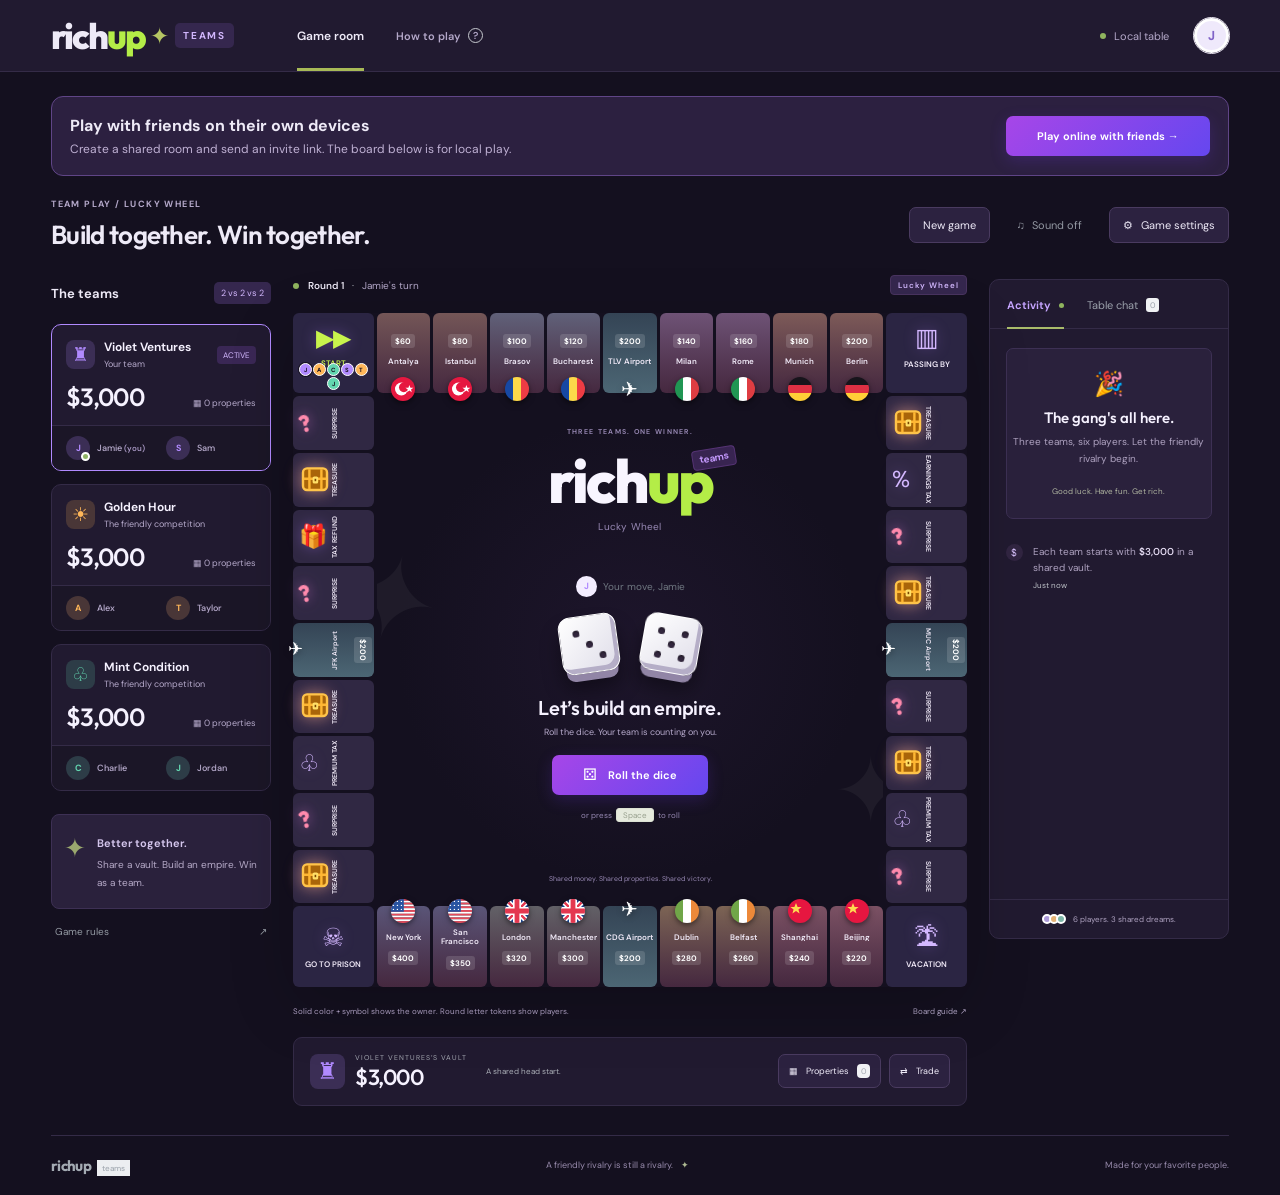
<file: index.html>
<!doctype html>
<html lang="en">
<head><meta charset="UTF-8"><meta name="viewport" content="width=device-width, initial-scale=1.0"><meta name="theme-color" content="#14101f"><meta name="description" content="Build an empire together. A property trading game for three teams of two, with shared fortunes and friendly rivalries."><link rel="icon" href="./assets/favicon.svg" type="image/svg+xml"><title>Richup · Teams &amp; Free for All</title><link rel="stylesheet" href="style.css"><link rel="stylesheet" href="theme.css"></head>
<body>
<header class="header"><a class="brand" href="./" aria-label="Richup Teams home">rich<span>up</span><i>✦</i><b>TEAMS</b></a><nav><span class="nav-active">Game room</span><button class="text-btn" id="how-btn">How to play <span class="help-icon">?</span></button></nav><div class="header-right"><span class="connection"><i></i> Local table</span><button class="avatar" id="profile-btn" aria-label="Edit your player">J</button></div></header>
<main>
<div class="online-entry" style="display:flex;flex-wrap:wrap;gap:14px;align-items:center;justify-content:space-between;padding:18px;margin-bottom:22px;background:#2c2040;border:1px solid #604587;border-radius:12px"><div><strong>Play with friends on their own devices</strong><p style="margin:5px 0 0;color:#bfb0d3;font-size:12px">Create a shared room and send an invite link. The board below is for local play.</p></div><a class="primary-btn" href="https://richup-friends-nimda.almondmonad1.chatgpt.site/">Play online with friends →</a></div>
<div class="room-bar"><div><div class="breadcrumb">PLAY TOGETHER <span>/</span> TEAM CLASSIC</div><h1>A little teamwork. A lot of empire.</h1></div><div class="room-actions"><button class="outline-btn" id="new-game-btn">New game</button><button class="subtle-btn" id="sound-btn" aria-label="Toggle sound">♫ <span>Sound off</span></button><button class="outline-btn" id="settings-btn"><span>⚙</span> Game settings</button></div></div>
<div class="game-layout">
<aside class="teams-panel"><div class="section-heading"><h2>The teams</h2><span class="small-label">2 vs 2 vs 2</span></div><div id="teams"></div><div class="team-tip"><span class="tip-icon">✦</span><div><strong>Better together.</strong><p>Share a vault. Build an empire.<br>Win as a team.</p></div></div><button class="rules-link" id="rules-btn">Team rules <span>↗</span></button></aside>
<section class="play-area" aria-label="Game board"><div class="board-top"><span><i class="live-dot"></i> <strong id="round-label">Round 1</strong><span class="board-top-divider">·</span><span id="turn-label">Your turn</span></span><span class="mode-tag">TEAM CLASSIC</span></div><div class="board" id="board"><div class="board-center"><div class="center-decoration decor-one">✦</div><div class="center-decoration decor-two">✦</div><div class="center-top"><span class="team-mode"><span>♧</span> THREE TEAMS. ONE WINNER.</span><div class="center-brand">rich<span>up</span><sup>teams</sup></div><p>Big moves. Shared fortunes.</p></div><div class="turn-zone"><div class="turn-player"><span class="avatar mini" id="center-avatar">J</span><span id="center-turn">Your move, Jamie</span></div><div class="dice-pair" id="dice" aria-label="Dice"><div class="die" data-value="3"></div><div class="die" data-value="5"></div></div><h2 id="action-title">Let's build an empire.</h2><p id="action-description">Roll the dice. Your team is counting on you.</p><div class="center-actions" id="center-actions"></div><span class="keyboard-hint" id="keyboard-hint">or press <kbd>Space</kbd> to roll</span></div><div class="center-bottom"><span><i class="dot purple"></i> Shared money</span><span><i class="dot orange"></i> Shared properties</span><span><i class="dot teal"></i> Shared victory</span></div></div></div><div class="board-footer"><span><i class="info-circle">i</i> Land on a teammate's property? Stay for free.</span><button class="text-btn" id="board-help">Board guide ↗</button></div><div class="action-toolbar"><div class="current-team"><span class="team-emblem purple" id="toolbar-emblem">♜</span><div><small>YOUR TEAM'S VAULT</small><strong id="vault-total">$3,000</strong></div><span class="vault-note">A shared head start.</span></div><div class="toolbar-actions"><button class="outline-btn" id="properties-btn">▦ <span>Properties</span><span class="count" id="prop-count">0</span></button><button class="outline-btn" id="trade-btn">⇄ <span>Trade</span></button></div></div></section>
<aside class="activity-panel"><div class="activity-tabs" role="tablist"><button class="active" id="activity-tab" role="tab" aria-selected="true">Activity <span class="live-dot"></span></button><button id="chat-tab" role="tab" aria-selected="false">Table chat <span class="chat-count" id="chat-count">0</span></button></div><div class="activity-content" id="activity-content"><div class="welcome-note"><span>🎉</span><h3>The gang's all here.</h3><p>Three teams, six players.<br>Let the friendly rivalry begin.</p><small>Good luck. Have fun. Get rich.</small></div><div class="timeline" id="timeline"></div></div><div class="chat-content hidden" id="chat-content"><div class="chat-notice">Table chat is saved on this device.</div><div id="messages"></div><form id="chat-form"><label class="sr-only" for="chat-input">Message the table</label><input id="chat-input" placeholder="Say something nice…" maxlength="220" autocomplete="off"><button aria-label="Send message">↑</button></form></div><div class="activity-bottom"><span class="players-online"><i></i><i></i><i></i></span> <span>6 players. 3 shared dreams.</span></div></aside>
</div><footer class="page-footer"><span class="footer-logo">richup <b>teams</b></span><span>A friendly rivalry is still a rivalry. <span>✦</span></span><span>Made for your favorite people.</span></footer>
</main>
<dialog id="modal"><div class="modal-top"><div><span class="eyebrow" id="modal-eyebrow">RICHUP TEAMS</span><h2 id="modal-title"></h2></div><button id="close-modal" class="close-btn" aria-label="Close dialog">×</button></div><div id="modal-body"></div></dialog><div id="toast" role="status"></div><script src="board-art.js"></script><script src="maps.js"></script><script src="game.js"></script>
</body></html>
</file>
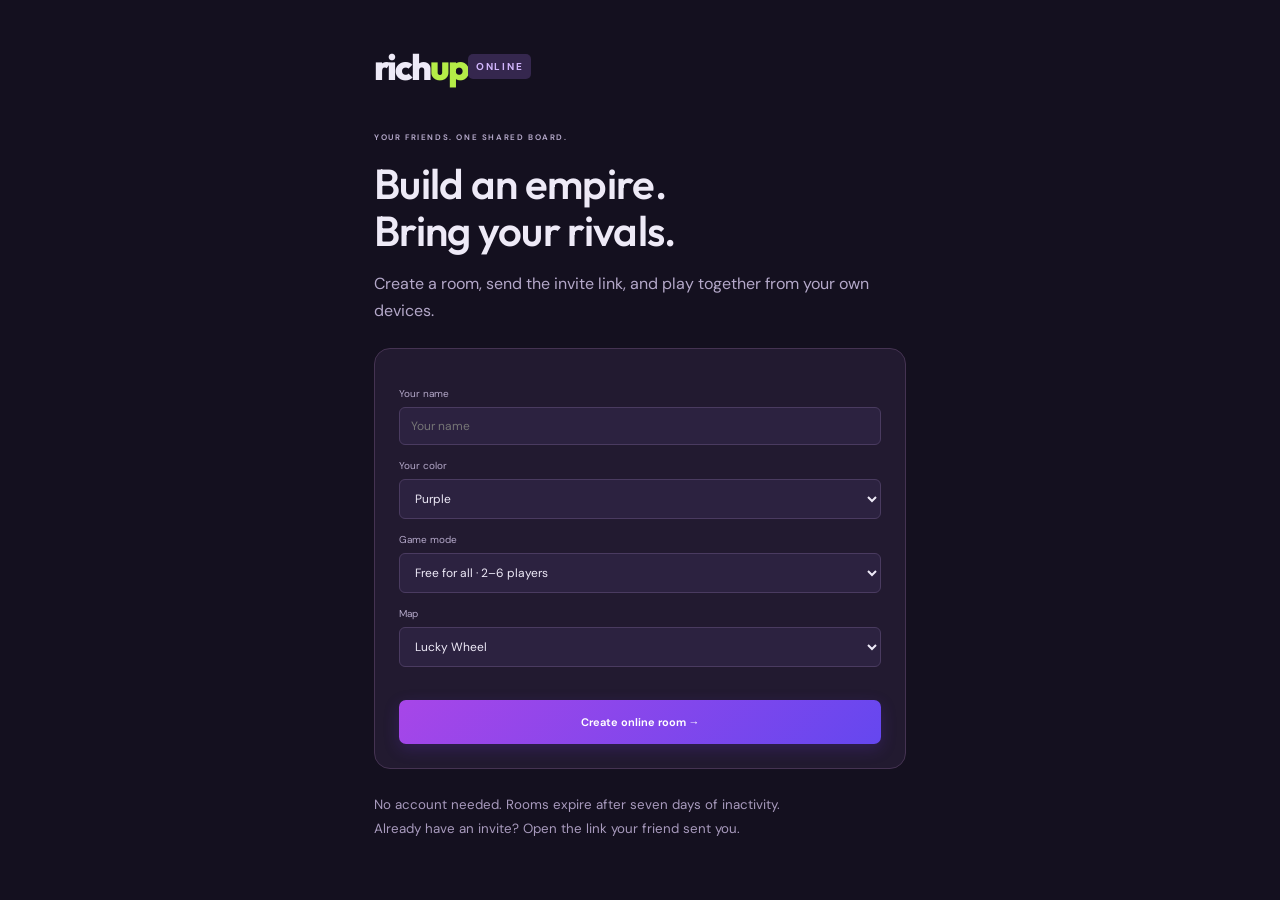
<file: online/public/game/index.html>
<!doctype html>
<html lang="en">
<head><meta charset="UTF-8"><meta name="viewport" content="width=device-width, initial-scale=1.0"><meta name="theme-color" content="#14101f"><meta name="description" content="Create an online room and play property trading games with friends."><link rel="icon" href="./assets/favicon.svg" type="image/svg+xml"><title>Richup with Friends · Online</title><link rel="stylesheet" href="style.css"><link rel="stylesheet" href="theme.css"><link rel="stylesheet" href="online.css"></head>
<body>
<header class="header"><a class="brand" href="./" aria-label="Richup Teams home">rich<span>up</span><i>✦</i><b>TEAMS</b></a><nav><span class="nav-active">Game room</span><button class="text-btn" id="how-btn">How to play <span class="help-icon">?</span></button></nav><div class="header-right"><span class="connection"><i></i> Local table</span><button class="avatar" id="profile-btn" aria-label="Edit your player">J</button></div></header>
<main>
<div class="room-bar"><div><div class="breadcrumb">PLAY TOGETHER <span>/</span> TEAM CLASSIC</div><h1>A little teamwork. A lot of empire.</h1></div><div class="room-actions"><button class="outline-btn" id="new-game-btn">New game</button><button class="subtle-btn" id="sound-btn" aria-label="Toggle sound">♫ <span>Sound off</span></button><button class="outline-btn" id="settings-btn"><span>⚙</span> Game settings</button></div></div>
<div class="game-layout">
<aside class="teams-panel"><div class="section-heading"><h2>The teams</h2><span class="small-label">2 vs 2 vs 2</span></div><div id="teams"></div><div class="team-tip"><span class="tip-icon">✦</span><div><strong>Better together.</strong><p>Share a vault. Build an empire.<br>Win as a team.</p></div></div><button class="rules-link" id="rules-btn">Team rules <span>↗</span></button></aside>
<section class="play-area" aria-label="Game board"><div class="board-top"><span><i class="live-dot"></i> <strong id="round-label">Round 1</strong><span class="board-top-divider">·</span><span id="turn-label">Your turn</span></span><span class="mode-tag">TEAM CLASSIC</span></div><div class="board" id="board"><div class="board-center"><div class="center-decoration decor-one">✦</div><div class="center-decoration decor-two">✦</div><div class="center-top"><span class="team-mode"><span>♧</span> THREE TEAMS. ONE WINNER.</span><div class="center-brand">rich<span>up</span><sup>teams</sup></div><p>Big moves. Shared fortunes.</p></div><div class="turn-zone"><div class="turn-player"><span class="avatar mini" id="center-avatar">J</span><span id="center-turn">Your move, Jamie</span></div><div class="dice-pair" id="dice" aria-label="Dice"><div class="die" data-value="3"></div><div class="die" data-value="5"></div></div><h2 id="action-title">Let's build an empire.</h2><p id="action-description">Roll the dice. Your team is counting on you.</p><div class="center-actions" id="center-actions"></div><span class="keyboard-hint" id="keyboard-hint">or press <kbd>Space</kbd> to roll</span></div><div class="center-bottom"><span><i class="dot purple"></i> Shared money</span><span><i class="dot orange"></i> Shared properties</span><span><i class="dot teal"></i> Shared victory</span></div></div></div><div class="board-footer"><span><i class="info-circle">i</i> Land on a teammate's property? Stay for free.</span><button class="text-btn" id="board-help">Board guide ↗</button></div><div class="action-toolbar"><div class="current-team"><span class="team-emblem purple" id="toolbar-emblem">♜</span><div><small>YOUR TEAM'S VAULT</small><strong id="vault-total">$3,000</strong></div><span class="vault-note">A shared head start.</span></div><div class="toolbar-actions"><button class="outline-btn" id="properties-btn">▦ <span>Properties</span><span class="count" id="prop-count">0</span></button><button class="outline-btn" id="trade-btn">⇄ <span>Trade</span></button></div></div></section>
<aside class="activity-panel"><div class="activity-tabs" role="tablist"><button class="active" id="activity-tab" role="tab" aria-selected="true">Activity <span class="live-dot"></span></button><button id="chat-tab" role="tab" aria-selected="false">Table chat <span class="chat-count" id="chat-count">0</span></button></div><div class="activity-content" id="activity-content"><div class="welcome-note"><span>🎉</span><h3>The gang's all here.</h3><p>Three teams, six players.<br>Let the friendly rivalry begin.</p><small>Good luck. Have fun. Get rich.</small></div><div class="timeline" id="timeline"></div></div><div class="chat-content hidden" id="chat-content"><div class="chat-notice">Table chat is saved on this device.</div><div id="messages"></div><form id="chat-form"><label class="sr-only" for="chat-input">Message the table</label><input id="chat-input" placeholder="Say something nice…" maxlength="220" autocomplete="off"><button aria-label="Send message">↑</button></form></div><div class="activity-bottom"><span class="players-online"><i></i><i></i><i></i></span> <span>6 players. 3 shared dreams.</span></div></aside>
</div><footer class="page-footer"><span class="footer-logo">richup <b>teams</b></span><span>A friendly rivalry is still a rivalry. <span>✦</span></span><span>Made for your favorite people.</span></footer>
</main>
<dialog id="modal"><div class="modal-top"><div><span class="eyebrow" id="modal-eyebrow">RICHUP TEAMS</span><h2 id="modal-title"></h2></div><button id="close-modal" class="close-btn" aria-label="Close dialog">×</button></div><div id="modal-body"></div></dialog><div id="toast" role="status"></div><script src="board-art.js"></script><script src="maps.js"></script><script src="game.js"></script><script src="online.js"></script>
</body></html>
</file>
<file: style.css>
@font-face{font-family:'DM Sans';font-style:normal;font-weight:100 1000;font-display:swap;src:url('./assets/fonts/dm-sans-latin.woff') format('woff')}
@font-face{font-family:Outfit;font-style:normal;font-weight:100 900;font-display:swap;src:url('./assets/fonts/outfit-latin.woff') format('woff')}
:root{font-family:'DM Sans',sans-serif;color:#293039;background:#f6f7f9;font-synthesis:none;--purple:#8b70db;--orange:#e8a25a;--teal:#57ac9b;--line:#e9ebef;--muted:#959aa5}*{box-sizing:border-box}body{margin:0}button,a,input,select{ -webkit-tap-highlight-color:transparent}button,input,select{font:inherit}button{cursor:pointer}button{transition:background .18s,transform .18s}button:disabled{cursor:not-allowed;opacity:.5}button:hover:not(:disabled){filter:brightness(.97)}button:active:not(:disabled){transform:translateY(1px)}button:focus-visible,a:focus-visible{outline:3px solid #b6a1ef;outline-offset:3px}a{color:inherit;text-decoration:none}.header{height:83px;border-bottom:1px solid var(--line);background:#fff;display:flex;align-items:center;padding:0 4%;gap:63px}.brand{font-family:Outfit,sans-serif;font-size:36px;font-weight:800;letter-spacing:-2px;display:flex;align-items:center}.brand>span{color:#a6b84c}.brand>i{font-size:23px;font-style:normal;color:#b5c563;margin:0 8px 0 5px}.brand>b{font-family:'DM Sans',sans-serif;font-size:10px;letter-spacing:1.7px;color:#7b814e;font-weight:700;background:#f0f4df;padding:6px 8px;border-radius:5px}.header nav{height:100%;display:flex;align-items:center;gap:32px;font-size:12px;font-weight:600}.nav-active{height:100%;display:flex;align-items:center;border-bottom:3px solid #a8ba57;padding-top:3px}.text-btn{background:none;border:0;color:#8b909b;font-size:11px;padding:6px 0;display:inline-flex;gap:8px;align-items:center}.help-icon{border:1px solid #c6c9cf;border-radius:50%;width:15px;height:15px;display:inline-grid;place-items:center;font-size:10px}.header-right{margin-left:auto;display:flex;align-items:center;gap:25px}.connection{font-size:11px;color:#858b94;display:flex;align-items:center;gap:8px}.connection>i,.live-dot{display:inline-block;background:#8fb45e;width:6px;height:6px;border-radius:50%}.avatar{border:0;border-radius:50%;background:#efe9fb;color:#8063c7;font-size:13px;font-weight:700;width:35px;height:35px;display:inline-grid;place-items:center}.header-right .avatar{border:3px solid #fff;outline:1px solid #e8e3ef}main{max-width:1510px;margin:auto;padding:33px 4% 0}.room-bar{display:flex;justify-content:space-between;align-items:center;margin-bottom:28px}.breadcrumb{font-size:9px;letter-spacing:1.4px;font-weight:700;color:#9da1aa;margin-bottom:8px}.breadcrumb span{padding:0 9px;color:#c3c7cc}h1{font-family:Outfit,sans-serif;font-size:26px;font-weight:550;letter-spacing:-.7px;margin:0}.room-actions{display:flex;gap:21px}.subtle-btn{border:0;background:none;color:#9297a1;font-size:11px;display:flex;gap:7px;align-items:center}.outline-btn{border:1px solid #e2e5e9;background:#fff;border-radius:7px;color:#626976;padding:10px 13px;font-size:11px;display:inline-flex;align-items:center;justify-content:center;gap:8px;white-space:nowrap}.room-actions .outline-btn{font-size:11px}.game-layout{display:grid;grid-template-columns:230px minmax(440px,1fr) 242px;align-items:start;gap:24px}.section-heading{display:flex;justify-content:space-between;align-items:center;margin:3px 0 20px}.section-heading h2{font-size:13px;font-weight:650;margin:0}.small-label{font-size:9px;background:#eaecef;color:#818792;padding:5px 7px;border-radius:5px}.team-card{border:1px solid #e4e6eb;border-radius:10px;background:#fff;margin-bottom:13px;overflow:hidden;position:relative}.team-card.is-current{border-color:#b7a1e5;box-shadow:0 0 0 2px #8b70db08}.team-card.eliminated{opacity:.5}.team-card-head{display:flex;align-items:center;gap:9px;padding:14px 14px 11px}.team-emblem{width:29px;height:29px;border-radius:8px;display:grid;place-items:center;font-size:19px}.purple{--color:var(--purple);color:var(--purple)}.orange{--color:var(--orange);color:var(--orange)}.teal{--color:var(--teal);color:var(--teal)}.team-emblem.purple{background:#f0eafa}.team-emblem.orange{background:#fcf0e4}.team-emblem.teal{background:#e7f4ef}.team-title{font-weight:650;font-size:12px}.team-caption{font-size:9px;color:#a0a3ad;margin-top:3px}.turn-pill{font-size:8px;color:#8a6aca;background:#f0eafb;padding:4px 6px;border-radius:4px;margin-left:auto;white-space:nowrap}.team-finances{padding:0 14px 12px;display:flex;align-items:baseline;justify-content:space-between}.team-money{font-family:Outfit,sans-serif;font-size:25px;font-weight:550;letter-spacing:-.7px;color:#333944}.property-count{font-size:9px;color:#9c9fa8}.team-members{border-top:1px solid #f0f1f4;background:#fcfcfd;padding:10px 14px;display:flex;gap:10px}.member{flex:1;display:flex;gap:7px;align-items:center;min-width:0}.member-avatar{width:24px;height:24px;border-radius:50%;background:color-mix(in srgb,var(--color) 13%,white);color:var(--color);font-weight:700;font-size:9px;display:grid;place-items:center;position:relative}.member.is-active .member-avatar:after{content:'';width:5px;height:5px;border-radius:50%;background:#90b467;position:absolute;bottom:-1px;right:0;border:2px solid white;box-sizing:content-box}.member-name{font-size:9px;font-weight:550;overflow:hidden;text-overflow:ellipsis;white-space:nowrap}.member-name small{color:#b1a0ce;font-size:8px}.team-tip{background:#edf0e6;padding:16px 12px;display:flex;gap:11px;border:1px solid #e5e9dc;border-radius:8px;margin-top:23px;color:#777e59}.tip-icon{font-size:26px;color:#9aa86e}.team-tip strong{font-size:11px;font-weight:650}.team-tip p{font-size:10px;line-height:1.8;color:#939983;margin:4px 0 0}.rules-link{border:0;background:none;color:#9298a1;font-size:10px;width:100%;display:flex;justify-content:space-between;padding:16px 4px}.board-top{height:34px;display:flex;justify-content:space-between;align-items:flex-start;font-size:10px;color:#959ba5}.board-top strong{color:#68707d;font-size:10px;font-weight:550;margin-left:6px}.board-top-divider{margin:0 8px;color:#bcc0c7}.mode-tag{font-size:8px;font-weight:600;letter-spacing:1px;color:#959d7a;background:#edf1e5;border:1px solid #e4e8dc;border-radius:4px;padding:4px 7px;margin-top:-4px}.board{aspect-ratio:1;display:grid;grid-template-columns:1.35fr repeat(9,1fr) 1.35fr;grid-template-rows:1.35fr repeat(9,1fr) 1.35fr;border:5px solid #fff;border-radius:9px;background:#e4e6e7;gap:1px;box-shadow:0 4px 22px #29303908,0 0 0 1px #e0e4e7;position:relative;overflow:hidden}.board-center{grid-area:2/2/11/11;background:#f1f5ef;display:flex;flex-direction:column;justify-content:space-between;align-items:center;position:relative;overflow:hidden;padding:8% 1% 5%;background-image:radial-gradient(#d7dfd350 .8px,transparent .8px);background-size:13px 13px}.center-top{text-align:center;z-index:1}.team-mode{font-size:7px;letter-spacing:1.3px;font-weight:650;color:#8f9c82;display:flex;align-items:center;justify-content:center;gap:7px}.team-mode span{font-size:13px}.center-brand{font-family:Outfit,sans-serif;font-size:clamp(38px,4.5vw,70px);letter-spacing:-3px;font-weight:800;color:#384b3d;position:relative;line-height:1.2;margin-top:8px}.center-brand>span{color:#9bad5d}.center-brand sup{position:absolute;right:-24px;top:4px;background:#e2e9ce;border:1px solid #d7dfbc;border-radius:4px;transform:rotate(-9deg);font-family:'DM Sans',sans-serif;font-size:10px;letter-spacing:0;font-weight:650;padding:3px 6px;color:#819450}.center-top p{font-size:10px;color:#9ba68f;margin:3px 0 0;letter-spacing:.2px}.center-decoration{position:absolute;color:#dee6d7;font-size:115px;font-weight:300;line-height:1}.decor-one{left:-35px;top:29%;transform:rotate(15deg)}.decor-two{right:-25px;bottom:13%;font-size:90px}.turn-zone{width:100%;text-align:center;z-index:1;margin-top:3%}.turn-player{font-size:10px;color:#6f7780;display:flex;align-items:center;justify-content:center;gap:6px}.mini{width:21px;height:21px;font-size:9px}.dice-pair{display:flex;justify-content:center;gap:12px;margin:15px 0}.die{width:49px;height:49px;background:white;border-radius:10px;box-shadow:0 3px 0 #dbe0d6,0 5px 8px #32482a08;display:grid;grid-template-columns:repeat(3,1fr);grid-template-rows:repeat(3,1fr);padding:10px;gap:4px;transform:rotate(-8deg)}.die:nth-child(2){transform:rotate(9deg)}.die i{background:#535e4d;border-radius:50%;width:6px;height:6px;align-self:center;justify-self:center}.dice-pair.rolling .die{animation:shake .18s infinite alternate}@keyframes shake{to{transform:rotate(19deg) translateY(-7px)}}.turn-zone h2{font-family:Outfit,sans-serif;font-size:20px;letter-spacing:-.4px;font-weight:550;margin:15px 0 6px}.turn-zone p{font-size:9px;color:#929b8c;margin:0 auto 15px;max-width:90%;line-height:1.5;min-height:14px}.primary-btn{background:#a9bb62;border:1px solid #9caf59;box-shadow:0 2px 0 #8b9d4a;border-radius:7px;font-size:11px;color:#fff;font-weight:650;padding:13px 31px;display:inline-flex;align-items:center;justify-content:center;gap:11px}.primary-btn .dice-icon{font-size:16px;line-height:10px}.center-actions{display:flex;align-items:center;justify-content:center;gap:8px}.center-actions .outline-btn{padding:12px}.keyboard-hint{display:block;font-size:8px;color:#a4ac9f;margin-top:13px}kbd{font-family:inherit;font-size:8px;display:inline-block;background:#e6eadd;border:1px solid #dce2d4;border-radius:3px;padding:1px 6px;margin:0 2px;color:#98a08e}.center-bottom{display:flex;gap:14px;font-size:7px;color:#98a18f;z-index:1;margin-top:5%}.center-bottom>span{display:flex;align-items:center;gap:4px}.dot{width:4px;height:4px;border-radius:50%;background:var(--color);display:inline-block}.tile{position:relative;background:#fff;border:0;padding:0;display:flex;flex-direction:column;align-items:center;justify-content:center;gap:3px;overflow:visible;min-width:0;min-height:0;color:#59606a}.tile:hover{z-index:5;box-shadow:0 0 0 2px #aabd6b}.tile .tile-name{font-size:clamp(4px,.48vw,7px);line-height:1.15;max-width:100%;text-align:center;white-space:nowrap;overflow:hidden;text-overflow:ellipsis;font-weight:550;padding:0 2px}.tile-price{font-size:clamp(5px,.52vw,7px);font-weight:650;color:#777c87}.tile-flag{font-size:clamp(11px,1.1vw,17px);line-height:1}.tile-band{position:absolute;background:var(--band);z-index:0}.tile.top .tile-band{height:7px;bottom:0;left:0;right:0}.tile.bottom .tile-band{height:7px;top:0;left:0;right:0}.tile.left .tile-band{width:7px;top:0;bottom:0;right:0}.tile.right .tile-band{width:7px;top:0;bottom:0;left:0}.tile.top{padding-bottom:7px}.tile.bottom{padding-top:7px}.tile.left{padding-right:7px;gap:1px}.tile.right{padding-left:7px;gap:1px}.tile.left .tile-content,.tile.right .tile-content{display:flex;align-items:center;justify-content:center;gap:5px;width:100%;height:100%}.tile.left .tile-flag,.tile.right .tile-flag{font-size:13px}.tile.left .tile-name,.tile.right .tile-name{display:none}.tile-icon{font-size:19px;color:#a9b68d;line-height:1}.tile.special .tile-name{color:#9c9ea6;font-size:6px;text-transform:uppercase;letter-spacing:.4px}.tile.corner{background:#fafbf6;gap:5px}.corner .tile-icon{font-size:25px}.tile.corner .tile-name{font-weight:650;font-size:7px;letter-spacing:.4px;color:#7d8972}.tile.corner .tile-price{font-size:6px;color:#99a28e}.tile.corner.go{background:#edf2df}.go .tile-icon{font-family:Outfit,sans-serif;font-size:24px;letter-spacing:-1px;font-weight:750;color:#8a9d52}.go .tile-name{font-size:15px;color:#9cae61}.tile-owner{position:absolute;bottom:1px;right:1px;width:6px;height:6px;border-radius:50%;background:var(--color);z-index:2}.tile-houses{position:absolute;background:#fff9;font-size:6px;color:#4e9c73;top:0;z-index:1}.tokens{position:absolute;display:flex;justify-content:center;gap:1px;flex-wrap:wrap;bottom:3px;left:2px;right:2px;z-index:4;pointer-events:none}.token{width:13px;height:13px;border-radius:50%;background:var(--color);border:1.5px solid #fff;box-shadow:0 1px 3px #29303935;color:white;font-size:6px;font-weight:700;display:grid;place-items:center}.token.active{box-shadow:0 0 0 2px color-mix(in srgb,var(--color) 35%,transparent),0 1px 4px #0002;animation:pulse 2s infinite}@keyframes pulse{50%{transform:translateY(-2px)}}.board-footer{display:flex;align-items:center;justify-content:space-between;font-size:8px;color:#9b9faa;padding:13px 0 15px}.board-footer>span{display:flex;align-items:center;gap:6px}.info-circle{font-size:7px;border:1px solid #c4c8ce;width:11px;height:11px;border-radius:50%;font-style:normal;display:grid;place-items:center}.board-footer .text-btn{font-size:8px}.action-toolbar{display:flex;align-items:center;justify-content:space-between;background:white;border:1px solid #e3e7ea;border-radius:9px;padding:15px 16px}.current-team{display:flex;align-items:center;gap:10px}.current-team small{font-size:7px;color:#a3a6b0;letter-spacing:1px;display:block;margin-bottom:4px}.current-team strong{font-family:Outfit,sans-serif;font-size:22px;letter-spacing:-.5px;font-weight:550;line-height:1}.current-team .team-emblem{height:35px;width:35px;font-size:23px}.vault-note{font-size:8px;color:#a9adb5;margin-left:9px}.toolbar-actions{display:flex;gap:8px}.toolbar-actions .outline-btn{font-size:9px;padding:9px 10px}.count{font-size:8px;background:#f1f2f5;border-radius:4px;padding:2px 4px;color:#a4a8b0}.activity-panel{background:#fff;border:1px solid #e5e8ed;border-radius:10px;overflow:hidden;display:flex;flex-direction:column;min-height:570px;height:calc(100% - 110px);max-height:720px}.activity-tabs{display:flex;border-bottom:1px solid #eceef2;padding:0 17px;gap:23px;flex-shrink:0}.activity-tabs button{border:0;background:none;font-size:11px;padding:18px 0 16px;color:#9ba1ab;position:relative;display:flex;align-items:center;gap:8px;white-space:nowrap}.activity-tabs button.active{color:#606975;font-weight:650}.activity-tabs button.active:after{position:absolute;bottom:-1px;left:0;right:0;height:2px;background:#a9bb6a;content:''}.activity-tabs .live-dot{height:5px;width:5px}.chat-count{background:#f0f2f4;padding:2px 4px;border-radius:3px;font-size:8px}.activity-content{padding:19px 16px;flex:1;overflow-y:auto;max-height:605px}.welcome-note{background:#f7f8f2;border:1px solid #edf0e3;border-radius:7px;text-align:center;padding:19px 6px;margin-bottom:25px}.welcome-note>span{font-size:24px}.welcome-note h3{font-family:Outfit,sans-serif;font-size:15px;font-weight:550;margin:9px 0 6px}.welcome-note p{font-size:10px;color:#989e8d;line-height:1.7;margin:0 0 11px}.welcome-note small{font-size:8px;color:#aeb39f}.timeline{display:flex;flex-direction:column;gap:0}.log-entry{position:relative;padding:0 0 20px 27px;font-size:10px;line-height:1.6;color:#9197a2}.log-entry:not(:last-child):before{content:'';position:absolute;left:8px;top:15px;bottom:0;border-left:1px solid #eff0f3}.log-mark{position:absolute;left:0;top:0;width:17px;height:17px;background:#f3f4f6;border-radius:50%;display:grid;place-items:center;color:#a6acb6;font-size:10px}.log-entry strong{font-weight:550;color:#67707c}.log-entry .time{font-size:8px;color:#bcc0c6;margin-top:3px}.activity-bottom{padding:14px 14px;border-top:1px solid #eff0f4;display:flex;justify-content:center;gap:7px;align-items:center;color:#a1a7b0;font-size:8px}.players-online{display:flex;align-items:center;padding-left:3px}.players-online i{display:block;width:10px;height:10px;border-radius:50%;background:#ad9bd9;border:2px solid #fff;margin-left:-3px}.players-online i:nth-child(2){background:#e4b276}.players-online i:nth-child(3){background:#7db6a8}.page-footer{display:flex;justify-content:space-between;align-items:center;border-top:1px solid #e6e9ed;margin-top:29px;padding:20px 0;color:#b3b8bf;font-size:9px}.footer-logo{font-family:Outfit,sans-serif;font-weight:700;font-size:15px;letter-spacing:-.7px;color:#a4abb3}.footer-logo b{font-size:8px;font-family:'DM Sans',sans-serif;font-weight:500;letter-spacing:0;background:#eceef1;padding:3px 5px;margin-left:4px}.page-footer>span:nth-child(2)>span{color:#adb991;padding-left:6px}.hidden{display:none!important}.sr-only{position:absolute;width:1px;height:1px;padding:0;overflow:hidden;clip:rect(0,0,0,0)}.chat-content{display:flex;flex-direction:column;flex:1;min-height:400px}.chat-notice{font-size:9px;line-height:1.5;color:#a4a9b1;padding:16px;text-align:center}#messages{flex:1;padding:0 14px;overflow:auto;max-height:450px}.chat-message{background:#f5f4f8;border-radius:7px;padding:9px 11px;margin:10px 0;font-size:11px;overflow-wrap:anywhere}.chat-message b{display:block;font-size:9px;margin-bottom:4px;color:#9279bd}#chat-form{display:flex;margin:12px;border:1px solid #e6e8ec;border-radius:6px;overflow:hidden}#chat-input{width:100%;min-width:0;border:0;padding:10px;font-size:10px;outline:0}#chat-form button{border:0;background:#a8ba63;color:white;width:32px}.modal-top{display:flex;align-items:center;justify-content:space-between;gap:20px;margin-bottom:24px}.modal-top h2{font-family:Outfit,sans-serif;font-weight:550;letter-spacing:-.5px;font-size:25px;margin:7px 0 0}.eyebrow{font-size:8px;letter-spacing:1.6px;color:#a0ad76;font-weight:650}.close-btn{border:1px solid #e9ebef;background:#fff;border-radius:50%;height:29px;width:29px;font-size:20px;color:#989da8}dialog{width:min(510px,calc(100% - 30px));border:1px solid #e9ebef;border-radius:15px;padding:27px;color:#343b45;box-shadow:0 20px 100px #29303925}dialog::backdrop{background:#27332945;backdrop-filter:blur(3px)}.modal-text{font-size:12px;color:#89909a;line-height:1.8}.rule-row{display:flex;gap:14px;padding:14px 0;border-top:1px solid #f0f1f4}.rule-row>span{font-size:21px;width:30px}.rule-row b{font-size:12px;font-weight:650}.rule-row p{font-size:11px;line-height:1.7;color:#959aa4;margin:5px 0}.modal-footer{display:flex;gap:10px;margin-top:24px;justify-content:flex-end}.modal-footer .primary-btn{padding:11px 22px}.field-label{font-size:10px;color:#808793;display:block;margin-bottom:6px}.field{border:1px solid #e1e5ea;border-radius:6px;padding:10px 11px;background:#fff;color:#56606d;font-size:12px;width:100%;outline-color:#b0bc7b}.settings-team{display:grid;grid-template-columns:1fr 1fr;gap:9px;margin-bottom:15px}.settings-team>strong{grid-column:1/-1;font-size:11px}.setting-row{display:flex;align-items:center;justify-content:space-between;gap:20px;padding:16px 0;border-top:1px solid #eceef0;font-size:11px}.setting-row small{font-size:10px;color:#a0a6af;display:block;margin-top:5px}.setting-row input{accent-color:#a7b85e}.danger-btn{color:#b47c77;border:1px solid #e8d7d6;background:#fff;border-radius:6px;padding:10px 14px;font-size:10px}.property-summary{background:#f5f7f0;padding:17px;border-radius:8px;text-align:center;margin-bottom:20px}.property-summary .flag-big{font-size:42px}.property-summary h3{font-family:Outfit,sans-serif;font-weight:550;font-size:23px;margin:7px}.property-summary p{font-size:11px;color:#9a9f91}.stats-row{display:flex;justify-content:space-around;border:1px solid #edeff1;border-radius:7px;padding:15px;font-size:10px;color:#939aa5}.stats-row strong{display:block;color:#4b535f;font-size:15px;margin-top:6px}.property-list{display:flex;flex-direction:column;gap:8px;max-height:340px;overflow:auto}.property-item{display:flex;align-items:center;gap:12px;border:1px solid #e6e9ed;border-radius:7px;padding:11px}.property-item>.flag-big{font-size:25px}.property-item>div{flex:1}.property-item strong{font-size:12px;display:block}.property-item small{font-size:10px;color:#9da3ac}.property-item button{font-size:9px;padding:8px}.empty-state{text-align:center;padding:30px 15px}.empty-state>span{font-size:34px;color:#b5bf94}.empty-state p{font-size:12px;color:#a0a6ad;line-height:1.8}.trade-grid{display:grid;grid-template-columns:1fr 1fr;gap:15px;margin-top:18px}.trade-grid label{font-size:10px;display:block;color:#969da7;margin:12px 0 6px}.trade-grid .field{font-size:11px}.trade-help{font-size:10px;color:#9ca28d;background:#f3f6ec;border-radius:6px;padding:12px;line-height:1.7;margin-top:18px}#toast{position:fixed;left:50%;bottom:25px;transform:translate(-50%,20px);opacity:0;pointer-events:none;background:#38463a;color:#fff;padding:13px 23px;border-radius:8px;font-size:12px;box-shadow:0 8px 30px #0002;transition:all .2s;z-index:100;max-width:90%;text-align:center}#toast.show{opacity:1;transform:translate(-50%,0)}
@media(min-width:1550px){main{padding-left:25px;padding-right:25px}.game-layout{grid-template-columns:250px minmax(440px,1fr) 270px;gap:30px}.tile .tile-name{font-size:8px}.tile-price{font-size:8px}.tile-flag{font-size:19px}.board-center{padding-top:9%}.center-brand{font-size:75px}.turn-zone h2{font-size:26px}.turn-zone p{font-size:11px}.center-bottom{font-size:9px}.primary-btn{font-size:13px}.die{height:58px;width:58px}.die i{width:7px;height:7px}}
@media(max-width:1200px){main{padding:26px 24px 0}.header{padding:0 24px}.game-layout{grid-template-columns:195px minmax(400px,1fr) 205px;gap:17px}.team-card-head{padding-left:11px;padding-right:11px}.team-title{font-size:11px}.turn-pill{font-size:7px}.team-finances,.team-members{padding-left:11px;padding-right:11px}.team-money{font-size:23px}.vault-note{display:none}.activity-tabs{padding:0 12px;gap:17px}.activity-tabs button{font-size:10px}.center-top p{font-size:9px}.center-brand{font-size:52px}.center-bottom{gap:9px;font-size:6px}.turn-zone h2{font-size:19px}.die{width:43px;height:43px;padding:8px;gap:3px}.dice-pair{margin:12px 0}.turn-zone p{font-size:8px;margin-bottom:12px}.primary-btn{padding:11px 24px}.keyboard-hint{margin-top:10px}.team-members{gap:7px}.member{gap:4px}.activity-panel{min-height:520px}.room-bar h1{font-size:24px}}
@media(max-width:1000px){.game-layout{grid-template-columns:195px minmax(400px,1fr)}.activity-panel{grid-column:1/-1;height:auto;min-height:240px;max-height:none;margin-top:5px}.activity-content{display:flex;gap:25px;max-height:290px}.welcome-note{width:200px;min-width:200px;margin:0;align-self:flex-start}.timeline{flex:1}.activity-bottom{padding:10px}.chat-content{min-height:260px}.tile .tile-name{font-size:7px}.tile-flag{font-size:16px}.tile-price{font-size:7px}.center-brand{font-size:62px}.center-bottom{font-size:7px}.turn-zone p{font-size:9px}.center-top p{font-size:10px}.room-actions .subtle-btn{display:none}}
@media(max-width:700px){.header{height:65px;padding:0 18px;gap:25px}.brand{font-size:30px}.brand>i{font-size:17px;margin-right:5px}.brand>b{font-size:8px;padding:5px}.header nav{display:none}.header-right{gap:14px}.connection{font-size:9px}.avatar{height:29px;width:29px}.room-bar{margin-bottom:21px;align-items:flex-end}.room-bar h1{font-size:21px;max-width:240px}.breadcrumb{font-size:7px;letter-spacing:1px}.room-actions .outline-btn{font-size:0;gap:0;padding:9px}.room-actions .outline-btn span{font-size:16px}main{padding:23px 14px 0}.game-layout{grid-template-columns:1fr;gap:17px}.teams-panel{grid-row:2}.section-heading{margin-bottom:12px}.section-heading h2{font-size:12px}#teams{display:grid;grid-template-columns:repeat(3,1fr);gap:8px}.team-card{margin:0;border-radius:8px}.team-card-head{padding:11px 8px 7px;gap:6px;flex-wrap:wrap}.team-emblem{width:23px;height:23px;font-size:15px}.team-title{font-size:9px}.team-caption{font-size:7px}.turn-pill{position:absolute;right:5px;top:5px;width:5px;height:5px;border-radius:50%;padding:0;font-size:0;background:#9d83d9}.team-finances{padding:0 8px 9px;display:block}.team-money{font-size:21px}.property-count{font-size:8px;display:block;margin-top:2px}.team-members{padding:8px 6px;gap:5px;flex-wrap:wrap}.member{gap:4px;flex-basis:100%}.member-avatar{width:18px;height:18px;font-size:7px}.member-name{font-size:8px}.team-tip,.rules-link{display:none}.board-top{height:29px;font-size:9px}.board-top strong{font-size:9px}.center-brand{font-size:52px}.center-brand sup{right:-22px;font-size:8px}.board-center{padding-top:7%;padding-bottom:4%}.team-mode{font-size:6px;letter-spacing:1px}.center-top p{font-size:8px}.turn-player{font-size:8px}.turn-player .mini{width:18px;height:18px;font-size:7px}.turn-zone h2{font-size:16px;margin-top:10px}.turn-zone p{font-size:7px;margin-bottom:10px}.primary-btn{font-size:10px;padding:10px 22px}.die{width:37px;height:37px;border-radius:7px;padding:7px;gap:2px}.die i{width:5px;height:5px}.dice-pair{margin:10px 0;gap:10px}.keyboard-hint{display:none!important}.center-bottom{font-size:5px;gap:8px;margin-top:3%}.tile .tile-name{font-size:4.5px}.tile-price{font-size:5px}.tile-flag{font-size:12px}.tile-icon{font-size:15px}.tile.left .tile-flag,.tile.right .tile-flag{font-size:12px}.tile.corner .tile-icon{font-size:19px}.tile.corner .tile-name{font-size:5px}.tile.corner .tile-price{font-size:4px}.go .tile-icon{font-size:19px!important}.tile .tile-band{max-height:5px}.tile.left .tile-band,.tile.right .tile-band{max-height:none;width:5px}.token{width:10px;height:10px;font-size:5px;border-width:1px}.board-footer{font-size:7px;padding:10px 0}.board-footer .text-btn{font-size:7px}.action-toolbar{padding:12px}.current-team strong{font-size:20px}.current-team small{font-size:6px}.current-team .team-emblem{height:30px;width:30px}.toolbar-actions{gap:5px}.toolbar-actions .outline-btn{font-size:8px;padding:8px}.activity-panel{grid-column:1;grid-row:3}.activity-content{max-height:260px;padding:15px 12px;gap:16px}.welcome-note{width:145px;min-width:145px;padding:14px 5px}.welcome-note h3{font-size:13px}.welcome-note p{font-size:9px}.welcome-note small{font-size:7px}.log-entry{font-size:9px;padding-left:23px;padding-bottom:16px}.page-footer{margin-top:23px;font-size:7px;gap:10px}.page-footer>span:last-child{display:none}.footer-logo{font-size:13px}.board{border-width:4px;border-radius:7px}.tile.special .tile-name{font-size:4px}.center-actions .outline-btn{font-size:9px;padding:9px}.center-decoration{font-size:75px}.activity-tabs{gap:25px}.activity-tabs button{font-size:11px}.property-summary h3{font-size:21px}}
@media(prefers-reduced-motion:reduce){*,*:before,*:after{animation:none!important;scroll-behavior:auto!important;transition:none!important}}
@media(min-width:1201px){main{max-width:1360px}.game-layout{grid-template-columns:250px minmax(440px,1fr) 270px;gap:24px}.activity-panel{min-height:570px;max-height:660px}.center-brand{font-size:61px}.center-bottom{font-size:7px}.tile .tile-name{font-size:6px}.tile-price{font-size:7px}.tile-flag{font-size:16px}}
@media(max-width:700px){.board-center{padding:5% 1% 3%;min-height:0}.center-brand{font-size:40px;margin-top:3px;line-height:1.05}.center-brand sup{top:0;right:-20px;font-size:7px}.team-mode{font-size:5px;line-height:10px}.team-mode span{font-size:10px}.center-top p{font-size:7px;margin-top:4px}.turn-zone{margin-top:2%;flex-shrink:0}.turn-player{font-size:7px}.turn-player .mini{width:16px;height:16px;font-size:6px}.dice-pair{margin:7px 0}.die{width:32px;height:32px;padding:6px;gap:2px;border-radius:6px}.die i{width:4px;height:4px}.turn-zone h2{font-size:15px;margin:7px 0 4px}.turn-zone p{font-size:6.5px;margin-bottom:8px;min-height:10px}.primary-btn{font-size:9px;padding:8px 19px}.primary-btn .dice-icon{font-size:12px}.center-bottom{font-size:4.5px;gap:6px;margin-top:3px;flex-shrink:0}.center-actions .outline-btn{font-size:8px;padding:7px}.center-decoration{font-size:65px}.board-footer{margin-top:2px}}
@media(max-width:360px){.center-top p,.center-bottom{display:none}.center-brand{font-size:34px}.team-mode{font-size:4px}.turn-zone h2{font-size:13px}.turn-zone p{font-size:6px}.turn-player{font-size:6px}}

button,a,input,select{touch-action:manipulation}
</file>
<file: theme.css>
/* Dark destination boards, inspired by the supplied Richup map references. */
:root{color:#eeeaf7;background:#14101f;--line:#342b47;--muted:#aaa0bd;--purple:#b18aff;--orange:#ffb759;--teal:#63d6b0;--blue:#6eaaff;--pink:#f286b3;--yellow:#d8e86b}
.header,.team-card,.activity-panel,.action-toolbar,dialog{background:#211a30;border-color:var(--line);color:#eeeaf7}.header{height:72px}.brand>span,.center-brand>span{color:#b4ed47}.brand>b,.mode-tag,.small-label{background:#35274e;color:#d1b6fc;border-color:#493460}.room-bar h1{font-weight:600}.outline-btn,.field,.danger-btn{background:#2c2240;border-color:#4a3b60;color:#eeeaf7}.outline-btn:hover{background:#3e2d59}.primary-btn{background:linear-gradient(135deg,#a746e8,#6547ef);color:white;border:0;box-shadow:0 5px 16px #6c3ae536}.team-title,.team-money,.board-top strong,.stats-row strong,.current-team strong,.turn-zone h2,.modal-top h2,.welcome-note h3{color:#f6f2ff}.team-caption,.property-count,.member-name,.board-top,.breadcrumb,.connection,.text-btn,.turn-zone p,.modal-text,.field-label{color:#b4a8c9}.team-members{background:#1b1627;border-color:var(--line)}.team-card.is-current{border-color:#b18aff;box-shadow:0 0 20px #a56eff12}.team-tip,.welcome-note,.trade-help,.property-summary{background:#2a213c;border-color:#3d3054;color:#c2addb}.team-tip p,.property-summary p{color:#b5a9c7}.team-tip strong{color:#d4c6ed}.activity-tabs,.activity-bottom,.modal-top,.stats-row,.property-item{border-color:var(--line)}.activity-tabs button.active{color:#c6a5ff;border-color:#a265ed}.log-entry,.time,.activity-bottom,.welcome-note p{color:#ada1bf}.log-entry strong{color:#e7def5}.timeline:before{background:#3b2c50}.log-mark{background:#302440;color:#cdb7f0}.team-emblem,.member-avatar{background:color-mix(in srgb,var(--color) 18%,#211a30)!important}.blue{--color:var(--blue);color:var(--blue)}.pink{--color:var(--pink);color:var(--pink)}.yellow{--color:var(--yellow);color:var(--yellow)}.turn-pill{background:#3a2755;color:#d3b8ff}
main{max-width:1600px;padding-top:24px}.game-layout{grid-template-columns:220px minmax(440px,1fr) 240px;gap:22px}.board{background:#14101f;border:0;gap:3px;box-shadow:0 18px 65px #0003;overflow:visible;border-radius:10px}.board-center{background:#14101f;background-image:radial-gradient(ellipse at center,#30204455,transparent 65%);padding:6% 2% 4%;border-radius:14px}.center-brand{color:#f8f5ff}.center-brand sup{background:#382451;color:#c69bff;border-color:#553374}.team-mode,.center-top p,.center-bottom,.keyboard-hint{color:#9788b3}.center-decoration{opacity:.05}.tile{border:0;border-radius:6px;background:#302843;color:#fff;overflow:visible;isolation:isolate;transition:box-shadow .3s,filter .3s}.tile[data-type=property]{background:linear-gradient(180deg,color-mix(in srgb,var(--band) 38%,#39213c),#45283f)}.tile[data-type=station]{background:linear-gradient(#344455,#4c6674)}.tile[data-type=utility]{background:linear-gradient(#245260,#2a8293)}.tile-band{display:none}.tile .tile-name,.tile.special .tile-name{color:#f0e9f7;font-size:8px;font-weight:600;line-height:1.1}.tile-price{color:#fff;background:#ffffff23;padding:2px 4px;border-radius:3px;font-size:8px}.tile-flag{font-size:20px;border-radius:50%;line-height:1.15;filter:drop-shadow(0 2px 3px #0005)}.tile-icon{color:#d4b8ff;filter:drop-shadow(0 0 7px #b07cff55)}.tile[data-type=chance] .tile-icon{color:#ff8aad}.tile[data-type=community] .tile-icon{color:#ffbf36}.tile.go .tile-icon,.tile.go .tile-name{color:#c8f34c}.tile.corner{background:#2b2543}.tile-owner{background:var(--owner)!important;position:absolute;inset:auto 4px 2px;height:5px;width:auto;border-radius:5px;box-shadow:0 0 12px var(--owner);z-index:2}.tile.left .tile-owner,.tile.right .tile-owner{inset:auto 4px 2px;height:4px;width:auto}.tile:has(.tile-owner){box-shadow:inset 0 0 0 2px var(--owner)}.tile-houses{color:#a9eb65;background:#19241c;border-radius:4px;z-index:4}.token{background:var(--color);color:#171020;border:2px solid white;box-shadow:0 3px 7px #0008}.token.active{animation:token-arrive .16s ease-out;outline:2px solid var(--color);outline-offset:2px}.tokens{z-index:5}.board-footer{color:#b3a4c8}.dice-pair{perspective:600px;gap:24px;min-height:62px;margin:18px 0}.die{width:58px;height:58px;padding:12px;background:linear-gradient(135deg,#fff,#dedce8);border:1px solid white;border-radius:12px;box-shadow:inset -4px -5px 0 #b5aec7,0 10px 0 -3px #9185a6,0 15px 20px #0006;transform:rotate(-8deg);transform-style:preserve-3d}.die:nth-child(2){transform:rotate(10deg)}.die i{background:#33273e;width:7px;height:7px;box-shadow:inset 0 1px 2px #0008}.dice-pair.rolling .die{animation:tumble-left .78s cubic-bezier(.2,.6,.4,1) both!important}.dice-pair.rolling .die:nth-child(2){animation-name:tumble-right!important}.dice-pair.settled .die{animation:dice-settle .24s ease-out}.tile.purchased{animation:claim-property 1.4s ease-out}.purchase-receipt{position:absolute;inset:25% 12% auto;z-index:10;text-align:center;background:linear-gradient(135deg,#392353f5,#20182ff5);border:1px solid #a77be8;border-radius:16px;padding:22px 14px;box-shadow:0 20px 65px #0008;pointer-events:none;animation:receipt 2.2s both}.purchase-receipt>span{display:block;font-size:42px}.purchase-receipt small{display:block;font-size:9px;letter-spacing:2px;color:#c9f171;margin:10px}.purchase-receipt strong{font-family:Outfit,sans-serif;font-size:25px;color:white}.purchase-receipt p{font-size:12px;color:#cbb9e4}.map-preview{background:#191322;border:1px solid #403052;border-radius:10px;padding:16px;margin-top:15px}.map-preview>strong{font-size:20px}.map-preview>p{font-size:12px;color:#b4a8c9}.map-cities{display:flex;flex-wrap:wrap;gap:6px;max-height:170px;overflow:auto}.map-cities span{font-size:10px;background:#342440;padding:5px 7px;border-radius:5px}#new-map{margin-top:8px}label[for=new-map]{margin-top:20px;display:block}.chat-message{color:#e9e1f3}.chat-message b{color:#c6a2ff}#chat-input{background:#241c34;color:white;border-color:#49385d}.page-footer{border-color:var(--line);color:#9689aa}dialog::backdrop{background:#08050ebd;backdrop-filter:blur(5px)}#toast{background:#513273;color:white}
@keyframes tumble-left{0%{transform:translate(-25px,-35px) rotateX(0) rotateZ(-30deg)}35%{transform:translate(12px,-50px) rotateX(180deg) rotateZ(120deg)}70%{transform:translate(-7px,5px) rotateX(340deg) rotateZ(290deg)}100%{transform:translate(0,0) rotateX(360deg) rotateZ(352deg)}}
@keyframes tumble-right{0%{transform:translate(25px,-25px) rotateY(0) rotateZ(40deg)}40%{transform:translate(-12px,-55px) rotateY(180deg) rotateZ(-160deg)}75%{transform:translate(5px,3px) rotateY(330deg) rotateZ(-300deg)}100%{transform:translate(0,0) rotateY(360deg) rotateZ(-350deg)}}
@keyframes dice-settle{50%{translate:0 -5px}100%{translate:0 0}}
@keyframes token-arrive{from{translate:0 -5px;scale:1.2}to{translate:0 0;scale:1}}
@keyframes claim-property{0%,40%{box-shadow:inset 0 0 0 3px var(--owner),0 0 35px var(--owner);filter:brightness(1.5)}100%{box-shadow:inset 0 0 0 2px var(--owner)}}
@keyframes receipt{0%{opacity:0;transform:translateY(18px) scale(.9)}15%,80%{opacity:1;transform:translateY(0) scale(1)}100%{opacity:0;transform:translateY(-14px) scale(.97)}}
@media(max-width:1200px){.game-layout{grid-template-columns:190px minmax(400px,1fr)}.activity-panel{grid-column:1/-1;min-height:230px;max-height:300px}.activity-content{display:flex;gap:20px}.welcome-note{width:180px;flex-shrink:0}.timeline{flex:1}.tile .tile-name,.tile.special .tile-name{font-size:7px}}
@media(max-width:700px){.game-layout{grid-template-columns:minmax(0,1fr)}.room-bar{gap:8px}.room-bar h1{font-size:20px}.room-actions{gap:6px;flex-direction:column}.room-actions #new-game-btn{font-size:11px;padding:9px}.room-actions #settings-btn{font-size:10px;gap:5px}.board{gap:2px}.tile .tile-name,.tile.special .tile-name{font-size:5px}.tile-price{font-size:5px;padding:1px 2px}.tile-flag{font-size:13px}.die{width:35px;height:35px;padding:7px;border-radius:8px;box-shadow:inset -2px -3px 0 #b5aec7,0 5px 0 -2px #9185a6,0 8px 12px #0005}.die i{width:4px;height:4px}.dice-pair{min-height:36px;margin:9px 0;gap:16px}.board-center{padding:4% 1% 3%}.turn-zone p{font-size:8px;max-width:220px}.center-brand{font-size:35px}.center-top p{font-size:8px}.center-bottom{font-size:6px}.turn-zone h2{font-size:14px}.activity-panel{grid-column:1;max-height:340px}.purchase-receipt{inset:18% 8% auto;padding:14px 8px}.purchase-receipt>span{font-size:26px}.purchase-receipt strong{font-size:18px}.purchase-receipt small{font-size:7px}.purchase-receipt p{font-size:9px}.tile-owner{height:3px}.token{width:12px;height:12px;font-size:6px}.tile.corner .tile-icon{font-size:17px}.tile.go .tile-icon{font-size:15px!important}}
.tile.left:not(.corner),.tile.right:not(.corner){padding:0}.tile.left:not(.corner) .tile-name,.tile.right:not(.corner) .tile-name{display:block;writing-mode:vertical-rl;position:absolute;inset:2px auto 2px 45%;font-size:7px}.tile.left:not(.corner) .tile-flag,.tile.right:not(.corner) .tile-flag{position:absolute;left:-5px;font-size:18px}.tile.left:not(.corner) .tile-price,.tile.right:not(.corner) .tile-price{position:absolute;right:2px;writing-mode:vertical-rl}.tile.left:not(.corner) .tile-icon,.tile.right:not(.corner) .tile-icon{position:absolute;left:6px;font-size:23px}.tile.left:not(.corner) .tile-name{transform:rotate(180deg)}
@media(max-width:700px){.tile.left:not(.corner) .tile-name,.tile.right:not(.corner) .tile-name{font-size:5px}.tile.left:not(.corner) .tile-flag,.tile.right:not(.corner) .tile-flag{font-size:12px;left:-3px}.tile.left:not(.corner) .tile-icon,.tile.right:not(.corner) .tile-icon{font-size:16px;left:3px}.tile .tile-name{white-space:normal}.room-actions #settings-btn span{display:none}}
.country-flag{width:24px;height:24px;border-radius:50%;display:inline-block;vertical-align:middle;box-shadow:0 2px 4px #0003}.flag-big .country-flag,.purchase-receipt .country-flag{width:45px;height:45px}.treasure-art{width:32px;height:32px;filter:drop-shadow(0 0 8px #ffab2870)}.tile[data-type=chance] .tile-icon{font-family:Outfit,sans-serif;font-size:35px;font-weight:800;transform:rotate(-14deg);text-shadow:0 0 12px #fb77a750}.tile.corner.go{background:#2b2543}.tile.left .country-flag,.tile.right .country-flag{width:22px;height:22px}.tile.top:not(.corner),.tile.bottom:not(.corner){padding:5px 0;gap:4px}.tile.top .tile-price{order:-1}.tile.top .tile-flag{order:3;position:absolute;bottom:-8px;z-index:3}.tile.bottom .tile-flag{position:absolute;top:-8px;z-index:3}.tile.top .tile-name,.tile.bottom .tile-name{margin-top:5px;margin-bottom:6px}.tile .tile-name{white-space:normal}.tile.special .tile-name{letter-spacing:0}
@media(max-width:700px){.country-flag,.tile.left .country-flag,.tile.right .country-flag{width:14px;height:14px}.treasure-art{width:20px;height:20px}.tile[data-type=chance] .tile-icon{font-size:23px}.tile.top .tile-flag{bottom:-5px}.tile.bottom .tile-flag{top:-5px}.tile.top .tile-name,.tile.bottom .tile-name{margin:2px 0 4px}.tile.top:not(.corner),.tile.bottom:not(.corner){gap:1px}}
@media(prefers-reduced-motion:reduce){.dice-pair.rolling .die,.dice-pair.settled .die,.tile.purchased,.purchase-receipt,.token.active{animation:none!important}}

/* Ownership is a solid inner-edge tab; round letter counters are player positions. */
:root{--red:#ef7373;--green:#91ce65}.red{--color:var(--red);color:var(--red)}.green{--color:var(--green);color:var(--green)}
.tile:has(.tile-owner),.tile.purchased{box-shadow:none;animation:none;filter:none}
.tile .tile-owner{inset:auto 0 -16px;height:16px;width:auto;border-radius:0 0 4px 4px;box-shadow:none;display:grid;place-items:center;color:#171020;font-size:12px;line-height:1;pointer-events:none}
.tile.bottom .tile-owner{inset:-16px 0 auto;border-radius:4px 4px 0 0}
.tile.left .tile-owner{inset:0 -16px 0 auto;width:16px;height:auto;border-radius:0 4px 4px 0}
.tile.right .tile-owner{inset:0 auto 0 -16px;width:16px;height:auto;border-radius:4px 0 0 4px}
.tile .tokens{z-index:6}.token,.token.active{box-shadow:none;outline:none;border:1.5px solid #fff;animation:none}
.token.active{border-color:#fff;box-shadow:0 0 0 1px #14101f}
.team-card.is-current{border-color:var(--owner);box-shadow:none}.settings-team .field-label{font-size:11px;margin:10px 0 5px;display:block}.settings-team .color-select{margin-bottom:10px}
.tile.top:has(.tile-owner) .tile-flag{bottom:3px}.tile.bottom:has(.tile-owner) .tile-flag{top:3px}
.tile.top:has(.tile-owner) .tile-name{margin-bottom:20px}.tile.bottom:has(.tile-owner) .tile-name{margin-top:20px}
@media(max-width:700px){.tile .tile-owner{bottom:-10px;height:10px;font-size:8px}.tile.bottom .tile-owner{top:-10px;bottom:auto}.tile.left .tile-owner{inset:0 -10px 0 auto;width:10px;height:auto}.tile.right .tile-owner{inset:0 auto 0 -10px;width:10px;height:auto}.tile.top:has(.tile-owner) .tile-name{margin-bottom:12px}.tile.bottom:has(.tile-owner) .tile-name{margin-top:12px}}
</file>
<file: online/public/game/style.css>
@font-face{font-family:'DM Sans';font-style:normal;font-weight:100 1000;font-display:swap;src:url('./assets/fonts/dm-sans-latin.woff') format('woff')}
@font-face{font-family:Outfit;font-style:normal;font-weight:100 900;font-display:swap;src:url('./assets/fonts/outfit-latin.woff') format('woff')}
:root{font-family:'DM Sans',sans-serif;color:#293039;background:#f6f7f9;font-synthesis:none;--purple:#8b70db;--orange:#e8a25a;--teal:#57ac9b;--line:#e9ebef;--muted:#959aa5}*{box-sizing:border-box}body{margin:0}button,a,input,select{ -webkit-tap-highlight-color:transparent}button,input,select{font:inherit}button{cursor:pointer}button{transition:background .18s,transform .18s}button:disabled{cursor:not-allowed;opacity:.5}button:hover:not(:disabled){filter:brightness(.97)}button:active:not(:disabled){transform:translateY(1px)}button:focus-visible,a:focus-visible{outline:3px solid #b6a1ef;outline-offset:3px}a{color:inherit;text-decoration:none}.header{height:83px;border-bottom:1px solid var(--line);background:#fff;display:flex;align-items:center;padding:0 4%;gap:63px}.brand{font-family:Outfit,sans-serif;font-size:36px;font-weight:800;letter-spacing:-2px;display:flex;align-items:center}.brand>span{color:#a6b84c}.brand>i{font-size:23px;font-style:normal;color:#b5c563;margin:0 8px 0 5px}.brand>b{font-family:'DM Sans',sans-serif;font-size:10px;letter-spacing:1.7px;color:#7b814e;font-weight:700;background:#f0f4df;padding:6px 8px;border-radius:5px}.header nav{height:100%;display:flex;align-items:center;gap:32px;font-size:12px;font-weight:600}.nav-active{height:100%;display:flex;align-items:center;border-bottom:3px solid #a8ba57;padding-top:3px}.text-btn{background:none;border:0;color:#8b909b;font-size:11px;padding:6px 0;display:inline-flex;gap:8px;align-items:center}.help-icon{border:1px solid #c6c9cf;border-radius:50%;width:15px;height:15px;display:inline-grid;place-items:center;font-size:10px}.header-right{margin-left:auto;display:flex;align-items:center;gap:25px}.connection{font-size:11px;color:#858b94;display:flex;align-items:center;gap:8px}.connection>i,.live-dot{display:inline-block;background:#8fb45e;width:6px;height:6px;border-radius:50%}.avatar{border:0;border-radius:50%;background:#efe9fb;color:#8063c7;font-size:13px;font-weight:700;width:35px;height:35px;display:inline-grid;place-items:center}.header-right .avatar{border:3px solid #fff;outline:1px solid #e8e3ef}main{max-width:1510px;margin:auto;padding:33px 4% 0}.room-bar{display:flex;justify-content:space-between;align-items:center;margin-bottom:28px}.breadcrumb{font-size:9px;letter-spacing:1.4px;font-weight:700;color:#9da1aa;margin-bottom:8px}.breadcrumb span{padding:0 9px;color:#c3c7cc}h1{font-family:Outfit,sans-serif;font-size:26px;font-weight:550;letter-spacing:-.7px;margin:0}.room-actions{display:flex;gap:21px}.subtle-btn{border:0;background:none;color:#9297a1;font-size:11px;display:flex;gap:7px;align-items:center}.outline-btn{border:1px solid #e2e5e9;background:#fff;border-radius:7px;color:#626976;padding:10px 13px;font-size:11px;display:inline-flex;align-items:center;justify-content:center;gap:8px;white-space:nowrap}.room-actions .outline-btn{font-size:11px}.game-layout{display:grid;grid-template-columns:230px minmax(440px,1fr) 242px;align-items:start;gap:24px}.section-heading{display:flex;justify-content:space-between;align-items:center;margin:3px 0 20px}.section-heading h2{font-size:13px;font-weight:650;margin:0}.small-label{font-size:9px;background:#eaecef;color:#818792;padding:5px 7px;border-radius:5px}.team-card{border:1px solid #e4e6eb;border-radius:10px;background:#fff;margin-bottom:13px;overflow:hidden;position:relative}.team-card.is-current{border-color:#b7a1e5;box-shadow:0 0 0 2px #8b70db08}.team-card.eliminated{opacity:.5}.team-card-head{display:flex;align-items:center;gap:9px;padding:14px 14px 11px}.team-emblem{width:29px;height:29px;border-radius:8px;display:grid;place-items:center;font-size:19px}.purple{--color:var(--purple);color:var(--purple)}.orange{--color:var(--orange);color:var(--orange)}.teal{--color:var(--teal);color:var(--teal)}.team-emblem.purple{background:#f0eafa}.team-emblem.orange{background:#fcf0e4}.team-emblem.teal{background:#e7f4ef}.team-title{font-weight:650;font-size:12px}.team-caption{font-size:9px;color:#a0a3ad;margin-top:3px}.turn-pill{font-size:8px;color:#8a6aca;background:#f0eafb;padding:4px 6px;border-radius:4px;margin-left:auto;white-space:nowrap}.team-finances{padding:0 14px 12px;display:flex;align-items:baseline;justify-content:space-between}.team-money{font-family:Outfit,sans-serif;font-size:25px;font-weight:550;letter-spacing:-.7px;color:#333944}.property-count{font-size:9px;color:#9c9fa8}.team-members{border-top:1px solid #f0f1f4;background:#fcfcfd;padding:10px 14px;display:flex;gap:10px}.member{flex:1;display:flex;gap:7px;align-items:center;min-width:0}.member-avatar{width:24px;height:24px;border-radius:50%;background:color-mix(in srgb,var(--color) 13%,white);color:var(--color);font-weight:700;font-size:9px;display:grid;place-items:center;position:relative}.member.is-active .member-avatar:after{content:'';width:5px;height:5px;border-radius:50%;background:#90b467;position:absolute;bottom:-1px;right:0;border:2px solid white;box-sizing:content-box}.member-name{font-size:9px;font-weight:550;overflow:hidden;text-overflow:ellipsis;white-space:nowrap}.member-name small{color:#b1a0ce;font-size:8px}.team-tip{background:#edf0e6;padding:16px 12px;display:flex;gap:11px;border:1px solid #e5e9dc;border-radius:8px;margin-top:23px;color:#777e59}.tip-icon{font-size:26px;color:#9aa86e}.team-tip strong{font-size:11px;font-weight:650}.team-tip p{font-size:10px;line-height:1.8;color:#939983;margin:4px 0 0}.rules-link{border:0;background:none;color:#9298a1;font-size:10px;width:100%;display:flex;justify-content:space-between;padding:16px 4px}.board-top{height:34px;display:flex;justify-content:space-between;align-items:flex-start;font-size:10px;color:#959ba5}.board-top strong{color:#68707d;font-size:10px;font-weight:550;margin-left:6px}.board-top-divider{margin:0 8px;color:#bcc0c7}.mode-tag{font-size:8px;font-weight:600;letter-spacing:1px;color:#959d7a;background:#edf1e5;border:1px solid #e4e8dc;border-radius:4px;padding:4px 7px;margin-top:-4px}.board{aspect-ratio:1;display:grid;grid-template-columns:1.35fr repeat(9,1fr) 1.35fr;grid-template-rows:1.35fr repeat(9,1fr) 1.35fr;border:5px solid #fff;border-radius:9px;background:#e4e6e7;gap:1px;box-shadow:0 4px 22px #29303908,0 0 0 1px #e0e4e7;position:relative;overflow:hidden}.board-center{grid-area:2/2/11/11;background:#f1f5ef;display:flex;flex-direction:column;justify-content:space-between;align-items:center;position:relative;overflow:hidden;padding:8% 1% 5%;background-image:radial-gradient(#d7dfd350 .8px,transparent .8px);background-size:13px 13px}.center-top{text-align:center;z-index:1}.team-mode{font-size:7px;letter-spacing:1.3px;font-weight:650;color:#8f9c82;display:flex;align-items:center;justify-content:center;gap:7px}.team-mode span{font-size:13px}.center-brand{font-family:Outfit,sans-serif;font-size:clamp(38px,4.5vw,70px);letter-spacing:-3px;font-weight:800;color:#384b3d;position:relative;line-height:1.2;margin-top:8px}.center-brand>span{color:#9bad5d}.center-brand sup{position:absolute;right:-24px;top:4px;background:#e2e9ce;border:1px solid #d7dfbc;border-radius:4px;transform:rotate(-9deg);font-family:'DM Sans',sans-serif;font-size:10px;letter-spacing:0;font-weight:650;padding:3px 6px;color:#819450}.center-top p{font-size:10px;color:#9ba68f;margin:3px 0 0;letter-spacing:.2px}.center-decoration{position:absolute;color:#dee6d7;font-size:115px;font-weight:300;line-height:1}.decor-one{left:-35px;top:29%;transform:rotate(15deg)}.decor-two{right:-25px;bottom:13%;font-size:90px}.turn-zone{width:100%;text-align:center;z-index:1;margin-top:3%}.turn-player{font-size:10px;color:#6f7780;display:flex;align-items:center;justify-content:center;gap:6px}.mini{width:21px;height:21px;font-size:9px}.dice-pair{display:flex;justify-content:center;gap:12px;margin:15px 0}.die{width:49px;height:49px;background:white;border-radius:10px;box-shadow:0 3px 0 #dbe0d6,0 5px 8px #32482a08;display:grid;grid-template-columns:repeat(3,1fr);grid-template-rows:repeat(3,1fr);padding:10px;gap:4px;transform:rotate(-8deg)}.die:nth-child(2){transform:rotate(9deg)}.die i{background:#535e4d;border-radius:50%;width:6px;height:6px;align-self:center;justify-self:center}.dice-pair.rolling .die{animation:shake .18s infinite alternate}@keyframes shake{to{transform:rotate(19deg) translateY(-7px)}}.turn-zone h2{font-family:Outfit,sans-serif;font-size:20px;letter-spacing:-.4px;font-weight:550;margin:15px 0 6px}.turn-zone p{font-size:9px;color:#929b8c;margin:0 auto 15px;max-width:90%;line-height:1.5;min-height:14px}.primary-btn{background:#a9bb62;border:1px solid #9caf59;box-shadow:0 2px 0 #8b9d4a;border-radius:7px;font-size:11px;color:#fff;font-weight:650;padding:13px 31px;display:inline-flex;align-items:center;justify-content:center;gap:11px}.primary-btn .dice-icon{font-size:16px;line-height:10px}.center-actions{display:flex;align-items:center;justify-content:center;gap:8px}.center-actions .outline-btn{padding:12px}.keyboard-hint{display:block;font-size:8px;color:#a4ac9f;margin-top:13px}kbd{font-family:inherit;font-size:8px;display:inline-block;background:#e6eadd;border:1px solid #dce2d4;border-radius:3px;padding:1px 6px;margin:0 2px;color:#98a08e}.center-bottom{display:flex;gap:14px;font-size:7px;color:#98a18f;z-index:1;margin-top:5%}.center-bottom>span{display:flex;align-items:center;gap:4px}.dot{width:4px;height:4px;border-radius:50%;background:var(--color);display:inline-block}.tile{position:relative;background:#fff;border:0;padding:0;display:flex;flex-direction:column;align-items:center;justify-content:center;gap:3px;overflow:visible;min-width:0;min-height:0;color:#59606a}.tile:hover{z-index:5;box-shadow:0 0 0 2px #aabd6b}.tile .tile-name{font-size:clamp(4px,.48vw,7px);line-height:1.15;max-width:100%;text-align:center;white-space:nowrap;overflow:hidden;text-overflow:ellipsis;font-weight:550;padding:0 2px}.tile-price{font-size:clamp(5px,.52vw,7px);font-weight:650;color:#777c87}.tile-flag{font-size:clamp(11px,1.1vw,17px);line-height:1}.tile-band{position:absolute;background:var(--band);z-index:0}.tile.top .tile-band{height:7px;bottom:0;left:0;right:0}.tile.bottom .tile-band{height:7px;top:0;left:0;right:0}.tile.left .tile-band{width:7px;top:0;bottom:0;right:0}.tile.right .tile-band{width:7px;top:0;bottom:0;left:0}.tile.top{padding-bottom:7px}.tile.bottom{padding-top:7px}.tile.left{padding-right:7px;gap:1px}.tile.right{padding-left:7px;gap:1px}.tile.left .tile-content,.tile.right .tile-content{display:flex;align-items:center;justify-content:center;gap:5px;width:100%;height:100%}.tile.left .tile-flag,.tile.right .tile-flag{font-size:13px}.tile.left .tile-name,.tile.right .tile-name{display:none}.tile-icon{font-size:19px;color:#a9b68d;line-height:1}.tile.special .tile-name{color:#9c9ea6;font-size:6px;text-transform:uppercase;letter-spacing:.4px}.tile.corner{background:#fafbf6;gap:5px}.corner .tile-icon{font-size:25px}.tile.corner .tile-name{font-weight:650;font-size:7px;letter-spacing:.4px;color:#7d8972}.tile.corner .tile-price{font-size:6px;color:#99a28e}.tile.corner.go{background:#edf2df}.go .tile-icon{font-family:Outfit,sans-serif;font-size:24px;letter-spacing:-1px;font-weight:750;color:#8a9d52}.go .tile-name{font-size:15px;color:#9cae61}.tile-owner{position:absolute;bottom:1px;right:1px;width:6px;height:6px;border-radius:50%;background:var(--color);z-index:2}.tile-houses{position:absolute;background:#fff9;font-size:6px;color:#4e9c73;top:0;z-index:1}.tokens{position:absolute;display:flex;justify-content:center;gap:1px;flex-wrap:wrap;bottom:3px;left:2px;right:2px;z-index:4;pointer-events:none}.token{width:13px;height:13px;border-radius:50%;background:var(--color);border:1.5px solid #fff;box-shadow:0 1px 3px #29303935;color:white;font-size:6px;font-weight:700;display:grid;place-items:center}.token.active{box-shadow:0 0 0 2px color-mix(in srgb,var(--color) 35%,transparent),0 1px 4px #0002;animation:pulse 2s infinite}@keyframes pulse{50%{transform:translateY(-2px)}}.board-footer{display:flex;align-items:center;justify-content:space-between;font-size:8px;color:#9b9faa;padding:13px 0 15px}.board-footer>span{display:flex;align-items:center;gap:6px}.info-circle{font-size:7px;border:1px solid #c4c8ce;width:11px;height:11px;border-radius:50%;font-style:normal;display:grid;place-items:center}.board-footer .text-btn{font-size:8px}.action-toolbar{display:flex;align-items:center;justify-content:space-between;background:white;border:1px solid #e3e7ea;border-radius:9px;padding:15px 16px}.current-team{display:flex;align-items:center;gap:10px}.current-team small{font-size:7px;color:#a3a6b0;letter-spacing:1px;display:block;margin-bottom:4px}.current-team strong{font-family:Outfit,sans-serif;font-size:22px;letter-spacing:-.5px;font-weight:550;line-height:1}.current-team .team-emblem{height:35px;width:35px;font-size:23px}.vault-note{font-size:8px;color:#a9adb5;margin-left:9px}.toolbar-actions{display:flex;gap:8px}.toolbar-actions .outline-btn{font-size:9px;padding:9px 10px}.count{font-size:8px;background:#f1f2f5;border-radius:4px;padding:2px 4px;color:#a4a8b0}.activity-panel{background:#fff;border:1px solid #e5e8ed;border-radius:10px;overflow:hidden;display:flex;flex-direction:column;min-height:570px;height:calc(100% - 110px);max-height:720px}.activity-tabs{display:flex;border-bottom:1px solid #eceef2;padding:0 17px;gap:23px;flex-shrink:0}.activity-tabs button{border:0;background:none;font-size:11px;padding:18px 0 16px;color:#9ba1ab;position:relative;display:flex;align-items:center;gap:8px;white-space:nowrap}.activity-tabs button.active{color:#606975;font-weight:650}.activity-tabs button.active:after{position:absolute;bottom:-1px;left:0;right:0;height:2px;background:#a9bb6a;content:''}.activity-tabs .live-dot{height:5px;width:5px}.chat-count{background:#f0f2f4;padding:2px 4px;border-radius:3px;font-size:8px}.activity-content{padding:19px 16px;flex:1;overflow-y:auto;max-height:605px}.welcome-note{background:#f7f8f2;border:1px solid #edf0e3;border-radius:7px;text-align:center;padding:19px 6px;margin-bottom:25px}.welcome-note>span{font-size:24px}.welcome-note h3{font-family:Outfit,sans-serif;font-size:15px;font-weight:550;margin:9px 0 6px}.welcome-note p{font-size:10px;color:#989e8d;line-height:1.7;margin:0 0 11px}.welcome-note small{font-size:8px;color:#aeb39f}.timeline{display:flex;flex-direction:column;gap:0}.log-entry{position:relative;padding:0 0 20px 27px;font-size:10px;line-height:1.6;color:#9197a2}.log-entry:not(:last-child):before{content:'';position:absolute;left:8px;top:15px;bottom:0;border-left:1px solid #eff0f3}.log-mark{position:absolute;left:0;top:0;width:17px;height:17px;background:#f3f4f6;border-radius:50%;display:grid;place-items:center;color:#a6acb6;font-size:10px}.log-entry strong{font-weight:550;color:#67707c}.log-entry .time{font-size:8px;color:#bcc0c6;margin-top:3px}.activity-bottom{padding:14px 14px;border-top:1px solid #eff0f4;display:flex;justify-content:center;gap:7px;align-items:center;color:#a1a7b0;font-size:8px}.players-online{display:flex;align-items:center;padding-left:3px}.players-online i{display:block;width:10px;height:10px;border-radius:50%;background:#ad9bd9;border:2px solid #fff;margin-left:-3px}.players-online i:nth-child(2){background:#e4b276}.players-online i:nth-child(3){background:#7db6a8}.page-footer{display:flex;justify-content:space-between;align-items:center;border-top:1px solid #e6e9ed;margin-top:29px;padding:20px 0;color:#b3b8bf;font-size:9px}.footer-logo{font-family:Outfit,sans-serif;font-weight:700;font-size:15px;letter-spacing:-.7px;color:#a4abb3}.footer-logo b{font-size:8px;font-family:'DM Sans',sans-serif;font-weight:500;letter-spacing:0;background:#eceef1;padding:3px 5px;margin-left:4px}.page-footer>span:nth-child(2)>span{color:#adb991;padding-left:6px}.hidden{display:none!important}.sr-only{position:absolute;width:1px;height:1px;padding:0;overflow:hidden;clip:rect(0,0,0,0)}.chat-content{display:flex;flex-direction:column;flex:1;min-height:400px}.chat-notice{font-size:9px;line-height:1.5;color:#a4a9b1;padding:16px;text-align:center}#messages{flex:1;padding:0 14px;overflow:auto;max-height:450px}.chat-message{background:#f5f4f8;border-radius:7px;padding:9px 11px;margin:10px 0;font-size:11px;overflow-wrap:anywhere}.chat-message b{display:block;font-size:9px;margin-bottom:4px;color:#9279bd}#chat-form{display:flex;margin:12px;border:1px solid #e6e8ec;border-radius:6px;overflow:hidden}#chat-input{width:100%;min-width:0;border:0;padding:10px;font-size:10px;outline:0}#chat-form button{border:0;background:#a8ba63;color:white;width:32px}.modal-top{display:flex;align-items:center;justify-content:space-between;gap:20px;margin-bottom:24px}.modal-top h2{font-family:Outfit,sans-serif;font-weight:550;letter-spacing:-.5px;font-size:25px;margin:7px 0 0}.eyebrow{font-size:8px;letter-spacing:1.6px;color:#a0ad76;font-weight:650}.close-btn{border:1px solid #e9ebef;background:#fff;border-radius:50%;height:29px;width:29px;font-size:20px;color:#989da8}dialog{width:min(510px,calc(100% - 30px));border:1px solid #e9ebef;border-radius:15px;padding:27px;color:#343b45;box-shadow:0 20px 100px #29303925}dialog::backdrop{background:#27332945;backdrop-filter:blur(3px)}.modal-text{font-size:12px;color:#89909a;line-height:1.8}.rule-row{display:flex;gap:14px;padding:14px 0;border-top:1px solid #f0f1f4}.rule-row>span{font-size:21px;width:30px}.rule-row b{font-size:12px;font-weight:650}.rule-row p{font-size:11px;line-height:1.7;color:#959aa4;margin:5px 0}.modal-footer{display:flex;gap:10px;margin-top:24px;justify-content:flex-end}.modal-footer .primary-btn{padding:11px 22px}.field-label{font-size:10px;color:#808793;display:block;margin-bottom:6px}.field{border:1px solid #e1e5ea;border-radius:6px;padding:10px 11px;background:#fff;color:#56606d;font-size:12px;width:100%;outline-color:#b0bc7b}.settings-team{display:grid;grid-template-columns:1fr 1fr;gap:9px;margin-bottom:15px}.settings-team>strong{grid-column:1/-1;font-size:11px}.setting-row{display:flex;align-items:center;justify-content:space-between;gap:20px;padding:16px 0;border-top:1px solid #eceef0;font-size:11px}.setting-row small{font-size:10px;color:#a0a6af;display:block;margin-top:5px}.setting-row input{accent-color:#a7b85e}.danger-btn{color:#b47c77;border:1px solid #e8d7d6;background:#fff;border-radius:6px;padding:10px 14px;font-size:10px}.property-summary{background:#f5f7f0;padding:17px;border-radius:8px;text-align:center;margin-bottom:20px}.property-summary .flag-big{font-size:42px}.property-summary h3{font-family:Outfit,sans-serif;font-weight:550;font-size:23px;margin:7px}.property-summary p{font-size:11px;color:#9a9f91}.stats-row{display:flex;justify-content:space-around;border:1px solid #edeff1;border-radius:7px;padding:15px;font-size:10px;color:#939aa5}.stats-row strong{display:block;color:#4b535f;font-size:15px;margin-top:6px}.property-list{display:flex;flex-direction:column;gap:8px;max-height:340px;overflow:auto}.property-item{display:flex;align-items:center;gap:12px;border:1px solid #e6e9ed;border-radius:7px;padding:11px}.property-item>.flag-big{font-size:25px}.property-item>div{flex:1}.property-item strong{font-size:12px;display:block}.property-item small{font-size:10px;color:#9da3ac}.property-item button{font-size:9px;padding:8px}.empty-state{text-align:center;padding:30px 15px}.empty-state>span{font-size:34px;color:#b5bf94}.empty-state p{font-size:12px;color:#a0a6ad;line-height:1.8}.trade-grid{display:grid;grid-template-columns:1fr 1fr;gap:15px;margin-top:18px}.trade-grid label{font-size:10px;display:block;color:#969da7;margin:12px 0 6px}.trade-grid .field{font-size:11px}.trade-help{font-size:10px;color:#9ca28d;background:#f3f6ec;border-radius:6px;padding:12px;line-height:1.7;margin-top:18px}#toast{position:fixed;left:50%;bottom:25px;transform:translate(-50%,20px);opacity:0;pointer-events:none;background:#38463a;color:#fff;padding:13px 23px;border-radius:8px;font-size:12px;box-shadow:0 8px 30px #0002;transition:all .2s;z-index:100;max-width:90%;text-align:center}#toast.show{opacity:1;transform:translate(-50%,0)}
@media(min-width:1550px){main{padding-left:25px;padding-right:25px}.game-layout{grid-template-columns:250px minmax(440px,1fr) 270px;gap:30px}.tile .tile-name{font-size:8px}.tile-price{font-size:8px}.tile-flag{font-size:19px}.board-center{padding-top:9%}.center-brand{font-size:75px}.turn-zone h2{font-size:26px}.turn-zone p{font-size:11px}.center-bottom{font-size:9px}.primary-btn{font-size:13px}.die{height:58px;width:58px}.die i{width:7px;height:7px}}
@media(max-width:1200px){main{padding:26px 24px 0}.header{padding:0 24px}.game-layout{grid-template-columns:195px minmax(400px,1fr) 205px;gap:17px}.team-card-head{padding-left:11px;padding-right:11px}.team-title{font-size:11px}.turn-pill{font-size:7px}.team-finances,.team-members{padding-left:11px;padding-right:11px}.team-money{font-size:23px}.vault-note{display:none}.activity-tabs{padding:0 12px;gap:17px}.activity-tabs button{font-size:10px}.center-top p{font-size:9px}.center-brand{font-size:52px}.center-bottom{gap:9px;font-size:6px}.turn-zone h2{font-size:19px}.die{width:43px;height:43px;padding:8px;gap:3px}.dice-pair{margin:12px 0}.turn-zone p{font-size:8px;margin-bottom:12px}.primary-btn{padding:11px 24px}.keyboard-hint{margin-top:10px}.team-members{gap:7px}.member{gap:4px}.activity-panel{min-height:520px}.room-bar h1{font-size:24px}}
@media(max-width:1000px){.game-layout{grid-template-columns:195px minmax(400px,1fr)}.activity-panel{grid-column:1/-1;height:auto;min-height:240px;max-height:none;margin-top:5px}.activity-content{display:flex;gap:25px;max-height:290px}.welcome-note{width:200px;min-width:200px;margin:0;align-self:flex-start}.timeline{flex:1}.activity-bottom{padding:10px}.chat-content{min-height:260px}.tile .tile-name{font-size:7px}.tile-flag{font-size:16px}.tile-price{font-size:7px}.center-brand{font-size:62px}.center-bottom{font-size:7px}.turn-zone p{font-size:9px}.center-top p{font-size:10px}.room-actions .subtle-btn{display:none}}
@media(max-width:700px){.header{height:65px;padding:0 18px;gap:25px}.brand{font-size:30px}.brand>i{font-size:17px;margin-right:5px}.brand>b{font-size:8px;padding:5px}.header nav{display:none}.header-right{gap:14px}.connection{font-size:9px}.avatar{height:29px;width:29px}.room-bar{margin-bottom:21px;align-items:flex-end}.room-bar h1{font-size:21px;max-width:240px}.breadcrumb{font-size:7px;letter-spacing:1px}.room-actions .outline-btn{font-size:0;gap:0;padding:9px}.room-actions .outline-btn span{font-size:16px}main{padding:23px 14px 0}.game-layout{grid-template-columns:1fr;gap:17px}.teams-panel{grid-row:2}.section-heading{margin-bottom:12px}.section-heading h2{font-size:12px}#teams{display:grid;grid-template-columns:repeat(3,1fr);gap:8px}.team-card{margin:0;border-radius:8px}.team-card-head{padding:11px 8px 7px;gap:6px;flex-wrap:wrap}.team-emblem{width:23px;height:23px;font-size:15px}.team-title{font-size:9px}.team-caption{font-size:7px}.turn-pill{position:absolute;right:5px;top:5px;width:5px;height:5px;border-radius:50%;padding:0;font-size:0;background:#9d83d9}.team-finances{padding:0 8px 9px;display:block}.team-money{font-size:21px}.property-count{font-size:8px;display:block;margin-top:2px}.team-members{padding:8px 6px;gap:5px;flex-wrap:wrap}.member{gap:4px;flex-basis:100%}.member-avatar{width:18px;height:18px;font-size:7px}.member-name{font-size:8px}.team-tip,.rules-link{display:none}.board-top{height:29px;font-size:9px}.board-top strong{font-size:9px}.center-brand{font-size:52px}.center-brand sup{right:-22px;font-size:8px}.board-center{padding-top:7%;padding-bottom:4%}.team-mode{font-size:6px;letter-spacing:1px}.center-top p{font-size:8px}.turn-player{font-size:8px}.turn-player .mini{width:18px;height:18px;font-size:7px}.turn-zone h2{font-size:16px;margin-top:10px}.turn-zone p{font-size:7px;margin-bottom:10px}.primary-btn{font-size:10px;padding:10px 22px}.die{width:37px;height:37px;border-radius:7px;padding:7px;gap:2px}.die i{width:5px;height:5px}.dice-pair{margin:10px 0;gap:10px}.keyboard-hint{display:none!important}.center-bottom{font-size:5px;gap:8px;margin-top:3%}.tile .tile-name{font-size:4.5px}.tile-price{font-size:5px}.tile-flag{font-size:12px}.tile-icon{font-size:15px}.tile.left .tile-flag,.tile.right .tile-flag{font-size:12px}.tile.corner .tile-icon{font-size:19px}.tile.corner .tile-name{font-size:5px}.tile.corner .tile-price{font-size:4px}.go .tile-icon{font-size:19px!important}.tile .tile-band{max-height:5px}.tile.left .tile-band,.tile.right .tile-band{max-height:none;width:5px}.token{width:10px;height:10px;font-size:5px;border-width:1px}.board-footer{font-size:7px;padding:10px 0}.board-footer .text-btn{font-size:7px}.action-toolbar{padding:12px}.current-team strong{font-size:20px}.current-team small{font-size:6px}.current-team .team-emblem{height:30px;width:30px}.toolbar-actions{gap:5px}.toolbar-actions .outline-btn{font-size:8px;padding:8px}.activity-panel{grid-column:1;grid-row:3}.activity-content{max-height:260px;padding:15px 12px;gap:16px}.welcome-note{width:145px;min-width:145px;padding:14px 5px}.welcome-note h3{font-size:13px}.welcome-note p{font-size:9px}.welcome-note small{font-size:7px}.log-entry{font-size:9px;padding-left:23px;padding-bottom:16px}.page-footer{margin-top:23px;font-size:7px;gap:10px}.page-footer>span:last-child{display:none}.footer-logo{font-size:13px}.board{border-width:4px;border-radius:7px}.tile.special .tile-name{font-size:4px}.center-actions .outline-btn{font-size:9px;padding:9px}.center-decoration{font-size:75px}.activity-tabs{gap:25px}.activity-tabs button{font-size:11px}.property-summary h3{font-size:21px}}
@media(prefers-reduced-motion:reduce){*,*:before,*:after{animation:none!important;scroll-behavior:auto!important;transition:none!important}}
@media(min-width:1201px){main{max-width:1360px}.game-layout{grid-template-columns:250px minmax(440px,1fr) 270px;gap:24px}.activity-panel{min-height:570px;max-height:660px}.center-brand{font-size:61px}.center-bottom{font-size:7px}.tile .tile-name{font-size:6px}.tile-price{font-size:7px}.tile-flag{font-size:16px}}
@media(max-width:700px){.board-center{padding:5% 1% 3%;min-height:0}.center-brand{font-size:40px;margin-top:3px;line-height:1.05}.center-brand sup{top:0;right:-20px;font-size:7px}.team-mode{font-size:5px;line-height:10px}.team-mode span{font-size:10px}.center-top p{font-size:7px;margin-top:4px}.turn-zone{margin-top:2%;flex-shrink:0}.turn-player{font-size:7px}.turn-player .mini{width:16px;height:16px;font-size:6px}.dice-pair{margin:7px 0}.die{width:32px;height:32px;padding:6px;gap:2px;border-radius:6px}.die i{width:4px;height:4px}.turn-zone h2{font-size:15px;margin:7px 0 4px}.turn-zone p{font-size:6.5px;margin-bottom:8px;min-height:10px}.primary-btn{font-size:9px;padding:8px 19px}.primary-btn .dice-icon{font-size:12px}.center-bottom{font-size:4.5px;gap:6px;margin-top:3px;flex-shrink:0}.center-actions .outline-btn{font-size:8px;padding:7px}.center-decoration{font-size:65px}.board-footer{margin-top:2px}}
@media(max-width:360px){.center-top p,.center-bottom{display:none}.center-brand{font-size:34px}.team-mode{font-size:4px}.turn-zone h2{font-size:13px}.turn-zone p{font-size:6px}.turn-player{font-size:6px}}

button,a,input,select{touch-action:manipulation}
</file>
<file: online/public/game/theme.css>
/* Dark destination boards, inspired by the supplied Richup map references. */
:root{color:#eeeaf7;background:#14101f;--line:#342b47;--muted:#aaa0bd;--purple:#b18aff;--orange:#ffb759;--teal:#63d6b0;--blue:#6eaaff;--pink:#f286b3;--yellow:#d8e86b}
.header,.team-card,.activity-panel,.action-toolbar,dialog{background:#211a30;border-color:var(--line);color:#eeeaf7}.header{height:72px}.brand>span,.center-brand>span{color:#b4ed47}.brand>b,.mode-tag,.small-label{background:#35274e;color:#d1b6fc;border-color:#493460}.room-bar h1{font-weight:600}.outline-btn,.field,.danger-btn{background:#2c2240;border-color:#4a3b60;color:#eeeaf7}.outline-btn:hover{background:#3e2d59}.primary-btn{background:linear-gradient(135deg,#a746e8,#6547ef);color:white;border:0;box-shadow:0 5px 16px #6c3ae536}.team-title,.team-money,.board-top strong,.stats-row strong,.current-team strong,.turn-zone h2,.modal-top h2,.welcome-note h3{color:#f6f2ff}.team-caption,.property-count,.member-name,.board-top,.breadcrumb,.connection,.text-btn,.turn-zone p,.modal-text,.field-label{color:#b4a8c9}.team-members{background:#1b1627;border-color:var(--line)}.team-card.is-current{border-color:#b18aff;box-shadow:0 0 20px #a56eff12}.team-tip,.welcome-note,.trade-help,.property-summary{background:#2a213c;border-color:#3d3054;color:#c2addb}.team-tip p,.property-summary p{color:#b5a9c7}.team-tip strong{color:#d4c6ed}.activity-tabs,.activity-bottom,.modal-top,.stats-row,.property-item{border-color:var(--line)}.activity-tabs button.active{color:#c6a5ff;border-color:#a265ed}.log-entry,.time,.activity-bottom,.welcome-note p{color:#ada1bf}.log-entry strong{color:#e7def5}.timeline:before{background:#3b2c50}.log-mark{background:#302440;color:#cdb7f0}.team-emblem,.member-avatar{background:color-mix(in srgb,var(--color) 18%,#211a30)!important}.blue{--color:var(--blue);color:var(--blue)}.pink{--color:var(--pink);color:var(--pink)}.yellow{--color:var(--yellow);color:var(--yellow)}.turn-pill{background:#3a2755;color:#d3b8ff}
main{max-width:1600px;padding-top:24px}.game-layout{grid-template-columns:220px minmax(440px,1fr) 240px;gap:22px}.board{background:#14101f;border:0;gap:3px;box-shadow:0 18px 65px #0003;overflow:visible;border-radius:10px}.board-center{background:#14101f;background-image:radial-gradient(ellipse at center,#30204455,transparent 65%);padding:6% 2% 4%;border-radius:14px}.center-brand{color:#f8f5ff}.center-brand sup{background:#382451;color:#c69bff;border-color:#553374}.team-mode,.center-top p,.center-bottom,.keyboard-hint{color:#9788b3}.center-decoration{opacity:.05}.tile{border:0;border-radius:6px;background:#302843;color:#fff;overflow:visible;isolation:isolate;transition:box-shadow .3s,filter .3s}.tile[data-type=property]{background:linear-gradient(180deg,color-mix(in srgb,var(--band) 38%,#39213c),#45283f)}.tile[data-type=station]{background:linear-gradient(#344455,#4c6674)}.tile[data-type=utility]{background:linear-gradient(#245260,#2a8293)}.tile-band{display:none}.tile .tile-name,.tile.special .tile-name{color:#f0e9f7;font-size:8px;font-weight:600;line-height:1.1}.tile-price{color:#fff;background:#ffffff23;padding:2px 4px;border-radius:3px;font-size:8px}.tile-flag{font-size:20px;border-radius:50%;line-height:1.15;filter:drop-shadow(0 2px 3px #0005)}.tile-icon{color:#d4b8ff;filter:drop-shadow(0 0 7px #b07cff55)}.tile[data-type=chance] .tile-icon{color:#ff8aad}.tile[data-type=community] .tile-icon{color:#ffbf36}.tile.go .tile-icon,.tile.go .tile-name{color:#c8f34c}.tile.corner{background:#2b2543}.tile-owner{background:var(--owner)!important;position:absolute;inset:auto 4px 2px;height:5px;width:auto;border-radius:5px;box-shadow:0 0 12px var(--owner);z-index:2}.tile.left .tile-owner,.tile.right .tile-owner{inset:auto 4px 2px;height:4px;width:auto}.tile:has(.tile-owner){box-shadow:inset 0 0 0 2px var(--owner)}.tile-houses{color:#a9eb65;background:#19241c;border-radius:4px;z-index:4}.token{background:var(--color);color:#171020;border:2px solid white;box-shadow:0 3px 7px #0008}.token.active{animation:token-arrive .16s ease-out;outline:2px solid var(--color);outline-offset:2px}.tokens{z-index:5}.board-footer{color:#b3a4c8}.dice-pair{perspective:600px;gap:24px;min-height:62px;margin:18px 0}.die{width:58px;height:58px;padding:12px;background:linear-gradient(135deg,#fff,#dedce8);border:1px solid white;border-radius:12px;box-shadow:inset -4px -5px 0 #b5aec7,0 10px 0 -3px #9185a6,0 15px 20px #0006;transform:rotate(-8deg);transform-style:preserve-3d}.die:nth-child(2){transform:rotate(10deg)}.die i{background:#33273e;width:7px;height:7px;box-shadow:inset 0 1px 2px #0008}.dice-pair.rolling .die{animation:tumble-left .78s cubic-bezier(.2,.6,.4,1) both!important}.dice-pair.rolling .die:nth-child(2){animation-name:tumble-right!important}.dice-pair.settled .die{animation:dice-settle .24s ease-out}.tile.purchased{animation:claim-property 1.4s ease-out}.purchase-receipt{position:absolute;inset:25% 12% auto;z-index:10;text-align:center;background:linear-gradient(135deg,#392353f5,#20182ff5);border:1px solid #a77be8;border-radius:16px;padding:22px 14px;box-shadow:0 20px 65px #0008;pointer-events:none;animation:receipt 2.2s both}.purchase-receipt>span{display:block;font-size:42px}.purchase-receipt small{display:block;font-size:9px;letter-spacing:2px;color:#c9f171;margin:10px}.purchase-receipt strong{font-family:Outfit,sans-serif;font-size:25px;color:white}.purchase-receipt p{font-size:12px;color:#cbb9e4}.map-preview{background:#191322;border:1px solid #403052;border-radius:10px;padding:16px;margin-top:15px}.map-preview>strong{font-size:20px}.map-preview>p{font-size:12px;color:#b4a8c9}.map-cities{display:flex;flex-wrap:wrap;gap:6px;max-height:170px;overflow:auto}.map-cities span{font-size:10px;background:#342440;padding:5px 7px;border-radius:5px}#new-map{margin-top:8px}label[for=new-map]{margin-top:20px;display:block}.chat-message{color:#e9e1f3}.chat-message b{color:#c6a2ff}#chat-input{background:#241c34;color:white;border-color:#49385d}.page-footer{border-color:var(--line);color:#9689aa}dialog::backdrop{background:#08050ebd;backdrop-filter:blur(5px)}#toast{background:#513273;color:white}
@keyframes tumble-left{0%{transform:translate(-25px,-35px) rotateX(0) rotateZ(-30deg)}35%{transform:translate(12px,-50px) rotateX(180deg) rotateZ(120deg)}70%{transform:translate(-7px,5px) rotateX(340deg) rotateZ(290deg)}100%{transform:translate(0,0) rotateX(360deg) rotateZ(352deg)}}
@keyframes tumble-right{0%{transform:translate(25px,-25px) rotateY(0) rotateZ(40deg)}40%{transform:translate(-12px,-55px) rotateY(180deg) rotateZ(-160deg)}75%{transform:translate(5px,3px) rotateY(330deg) rotateZ(-300deg)}100%{transform:translate(0,0) rotateY(360deg) rotateZ(-350deg)}}
@keyframes dice-settle{50%{translate:0 -5px}100%{translate:0 0}}
@keyframes token-arrive{from{translate:0 -5px;scale:1.2}to{translate:0 0;scale:1}}
@keyframes claim-property{0%,40%{box-shadow:inset 0 0 0 3px var(--owner),0 0 35px var(--owner);filter:brightness(1.5)}100%{box-shadow:inset 0 0 0 2px var(--owner)}}
@keyframes receipt{0%{opacity:0;transform:translateY(18px) scale(.9)}15%,80%{opacity:1;transform:translateY(0) scale(1)}100%{opacity:0;transform:translateY(-14px) scale(.97)}}
@media(max-width:1200px){.game-layout{grid-template-columns:190px minmax(400px,1fr)}.activity-panel{grid-column:1/-1;min-height:230px;max-height:300px}.activity-content{display:flex;gap:20px}.welcome-note{width:180px;flex-shrink:0}.timeline{flex:1}.tile .tile-name,.tile.special .tile-name{font-size:7px}}
@media(max-width:700px){.game-layout{grid-template-columns:minmax(0,1fr)}.room-bar{gap:8px}.room-bar h1{font-size:20px}.room-actions{gap:6px;flex-direction:column}.room-actions #new-game-btn{font-size:11px;padding:9px}.room-actions #settings-btn{font-size:10px;gap:5px}.board{gap:2px}.tile .tile-name,.tile.special .tile-name{font-size:5px}.tile-price{font-size:5px;padding:1px 2px}.tile-flag{font-size:13px}.die{width:35px;height:35px;padding:7px;border-radius:8px;box-shadow:inset -2px -3px 0 #b5aec7,0 5px 0 -2px #9185a6,0 8px 12px #0005}.die i{width:4px;height:4px}.dice-pair{min-height:36px;margin:9px 0;gap:16px}.board-center{padding:4% 1% 3%}.turn-zone p{font-size:8px;max-width:220px}.center-brand{font-size:35px}.center-top p{font-size:8px}.center-bottom{font-size:6px}.turn-zone h2{font-size:14px}.activity-panel{grid-column:1;max-height:340px}.purchase-receipt{inset:18% 8% auto;padding:14px 8px}.purchase-receipt>span{font-size:26px}.purchase-receipt strong{font-size:18px}.purchase-receipt small{font-size:7px}.purchase-receipt p{font-size:9px}.tile-owner{height:3px}.token{width:12px;height:12px;font-size:6px}.tile.corner .tile-icon{font-size:17px}.tile.go .tile-icon{font-size:15px!important}}
.tile.left:not(.corner),.tile.right:not(.corner){padding:0}.tile.left:not(.corner) .tile-name,.tile.right:not(.corner) .tile-name{display:block;writing-mode:vertical-rl;position:absolute;inset:2px auto 2px 45%;font-size:7px}.tile.left:not(.corner) .tile-flag,.tile.right:not(.corner) .tile-flag{position:absolute;left:-5px;font-size:18px}.tile.left:not(.corner) .tile-price,.tile.right:not(.corner) .tile-price{position:absolute;right:2px;writing-mode:vertical-rl}.tile.left:not(.corner) .tile-icon,.tile.right:not(.corner) .tile-icon{position:absolute;left:6px;font-size:23px}.tile.left:not(.corner) .tile-name{transform:rotate(180deg)}
@media(max-width:700px){.tile.left:not(.corner) .tile-name,.tile.right:not(.corner) .tile-name{font-size:5px}.tile.left:not(.corner) .tile-flag,.tile.right:not(.corner) .tile-flag{font-size:12px;left:-3px}.tile.left:not(.corner) .tile-icon,.tile.right:not(.corner) .tile-icon{font-size:16px;left:3px}.tile .tile-name{white-space:normal}.room-actions #settings-btn span{display:none}}
.country-flag{width:24px;height:24px;border-radius:50%;display:inline-block;vertical-align:middle;box-shadow:0 2px 4px #0003}.flag-big .country-flag,.purchase-receipt .country-flag{width:45px;height:45px}.treasure-art{width:32px;height:32px;filter:drop-shadow(0 0 8px #ffab2870)}.tile[data-type=chance] .tile-icon{font-family:Outfit,sans-serif;font-size:35px;font-weight:800;transform:rotate(-14deg);text-shadow:0 0 12px #fb77a750}.tile.corner.go{background:#2b2543}.tile.left .country-flag,.tile.right .country-flag{width:22px;height:22px}.tile.top:not(.corner),.tile.bottom:not(.corner){padding:5px 0;gap:4px}.tile.top .tile-price{order:-1}.tile.top .tile-flag{order:3;position:absolute;bottom:-8px;z-index:3}.tile.bottom .tile-flag{position:absolute;top:-8px;z-index:3}.tile.top .tile-name,.tile.bottom .tile-name{margin-top:5px;margin-bottom:6px}.tile .tile-name{white-space:normal}.tile.special .tile-name{letter-spacing:0}
@media(max-width:700px){.country-flag,.tile.left .country-flag,.tile.right .country-flag{width:14px;height:14px}.treasure-art{width:20px;height:20px}.tile[data-type=chance] .tile-icon{font-size:23px}.tile.top .tile-flag{bottom:-5px}.tile.bottom .tile-flag{top:-5px}.tile.top .tile-name,.tile.bottom .tile-name{margin:2px 0 4px}.tile.top:not(.corner),.tile.bottom:not(.corner){gap:1px}}
@media(prefers-reduced-motion:reduce){.dice-pair.rolling .die,.dice-pair.settled .die,.tile.purchased,.purchase-receipt,.token.active{animation:none!important}}

/* Ownership is a solid inner-edge tab; round letter counters are player positions. */
:root{--red:#ef7373;--green:#91ce65}.red{--color:var(--red);color:var(--red)}.green{--color:var(--green);color:var(--green)}
.tile:has(.tile-owner),.tile.purchased{box-shadow:none;animation:none;filter:none}
.tile .tile-owner{inset:auto 0 -16px;height:16px;width:auto;border-radius:0 0 4px 4px;box-shadow:none;display:grid;place-items:center;color:#171020;font-size:12px;line-height:1;pointer-events:none}
.tile.bottom .tile-owner{inset:-16px 0 auto;border-radius:4px 4px 0 0}
.tile.left .tile-owner{inset:0 -16px 0 auto;width:16px;height:auto;border-radius:0 4px 4px 0}
.tile.right .tile-owner{inset:0 auto 0 -16px;width:16px;height:auto;border-radius:4px 0 0 4px}
.tile .tokens{z-index:6}.token,.token.active{box-shadow:none;outline:none;border:1.5px solid #fff;animation:none}
.token.active{border-color:#fff;box-shadow:0 0 0 1px #14101f}
.team-card.is-current{border-color:var(--owner);box-shadow:none}.settings-team .field-label{font-size:11px;margin:10px 0 5px;display:block}.settings-team .color-select{margin-bottom:10px}
.tile.top:has(.tile-owner) .tile-flag{bottom:3px}.tile.bottom:has(.tile-owner) .tile-flag{top:3px}
.tile.top:has(.tile-owner) .tile-name{margin-bottom:20px}.tile.bottom:has(.tile-owner) .tile-name{margin-top:20px}
@media(max-width:700px){.tile .tile-owner{bottom:-10px;height:10px;font-size:8px}.tile.bottom .tile-owner{top:-10px;bottom:auto}.tile.left .tile-owner{inset:0 -10px 0 auto;width:10px;height:auto}.tile.right .tile-owner{inset:0 auto 0 -10px;width:10px;height:auto}.tile.top:has(.tile-owner) .tile-name{margin-bottom:12px}.tile.bottom:has(.tile-owner) .tile-name{margin-top:12px}}
</file>
<file: online/public/game/online.css>
.online-lobby>.header,.online-lobby>main{display:none}#online-lobby{display:none}.online-lobby #online-lobby{display:block}.online-shell{max-width:580px;margin:0 auto;padding:44px 24px;color:#eeeaf7}.online-shell>.brand{margin-bottom:42px}.online-shell h1{font-size:42px;line-height:1.12;margin:15px 0}.online-shell>p{color:#b4a8c9;line-height:1.7}.online-shell>small{display:block;margin-top:24px;color:#a89abd;line-height:1.8}.online-card{background:#221a30;border:1px solid #453352;border-radius:16px;padding:24px;margin-top:24px}.online-card .field,.online-card .primary-btn{width:100%}.online-card .field-label{display:block;margin:14px 0 7px}.online-card .primary-btn{margin-top:20px;padding:15px}.online-error{color:#ffb4b4;font-size:13px;line-height:1.5}.lobby-seats{list-style:none;padding:0;margin:0 0 20px}.lobby-seats li{display:flex;gap:12px;align-items:center;padding:12px 0;border-bottom:1px solid #3a2d49}.lobby-seats small{margin-left:auto;color:#ad9ec0}.lobby-seats .member-avatar{width:32px;height:32px}.invite-url{font-size:10px;margin-top:12px}#online-bar{display:flex;justify-content:space-between;gap:12px;align-items:center;padding:12px 16px;border:1px solid #453352;background:#21192f;border-radius:8px;margin-bottom:20px;font-size:12px;color:#c4b7d6}#online-bar>div{display:flex;gap:6px}.waiting-turn{padding:12px 20px;border-radius:8px;background:#2b203b;color:#d7c9ee!important;font-size:12px!important}.online-card>.text-btn{display:block;margin-top:15px}@media(max-width:700px){#online-bar{flex-direction:column;align-items:stretch;font-size:11px}#online-bar .outline-btn{font-size:9px;padding:8px}.online-shell{padding-top:25px}.online-shell h1{font-size:34px}}
</file>
